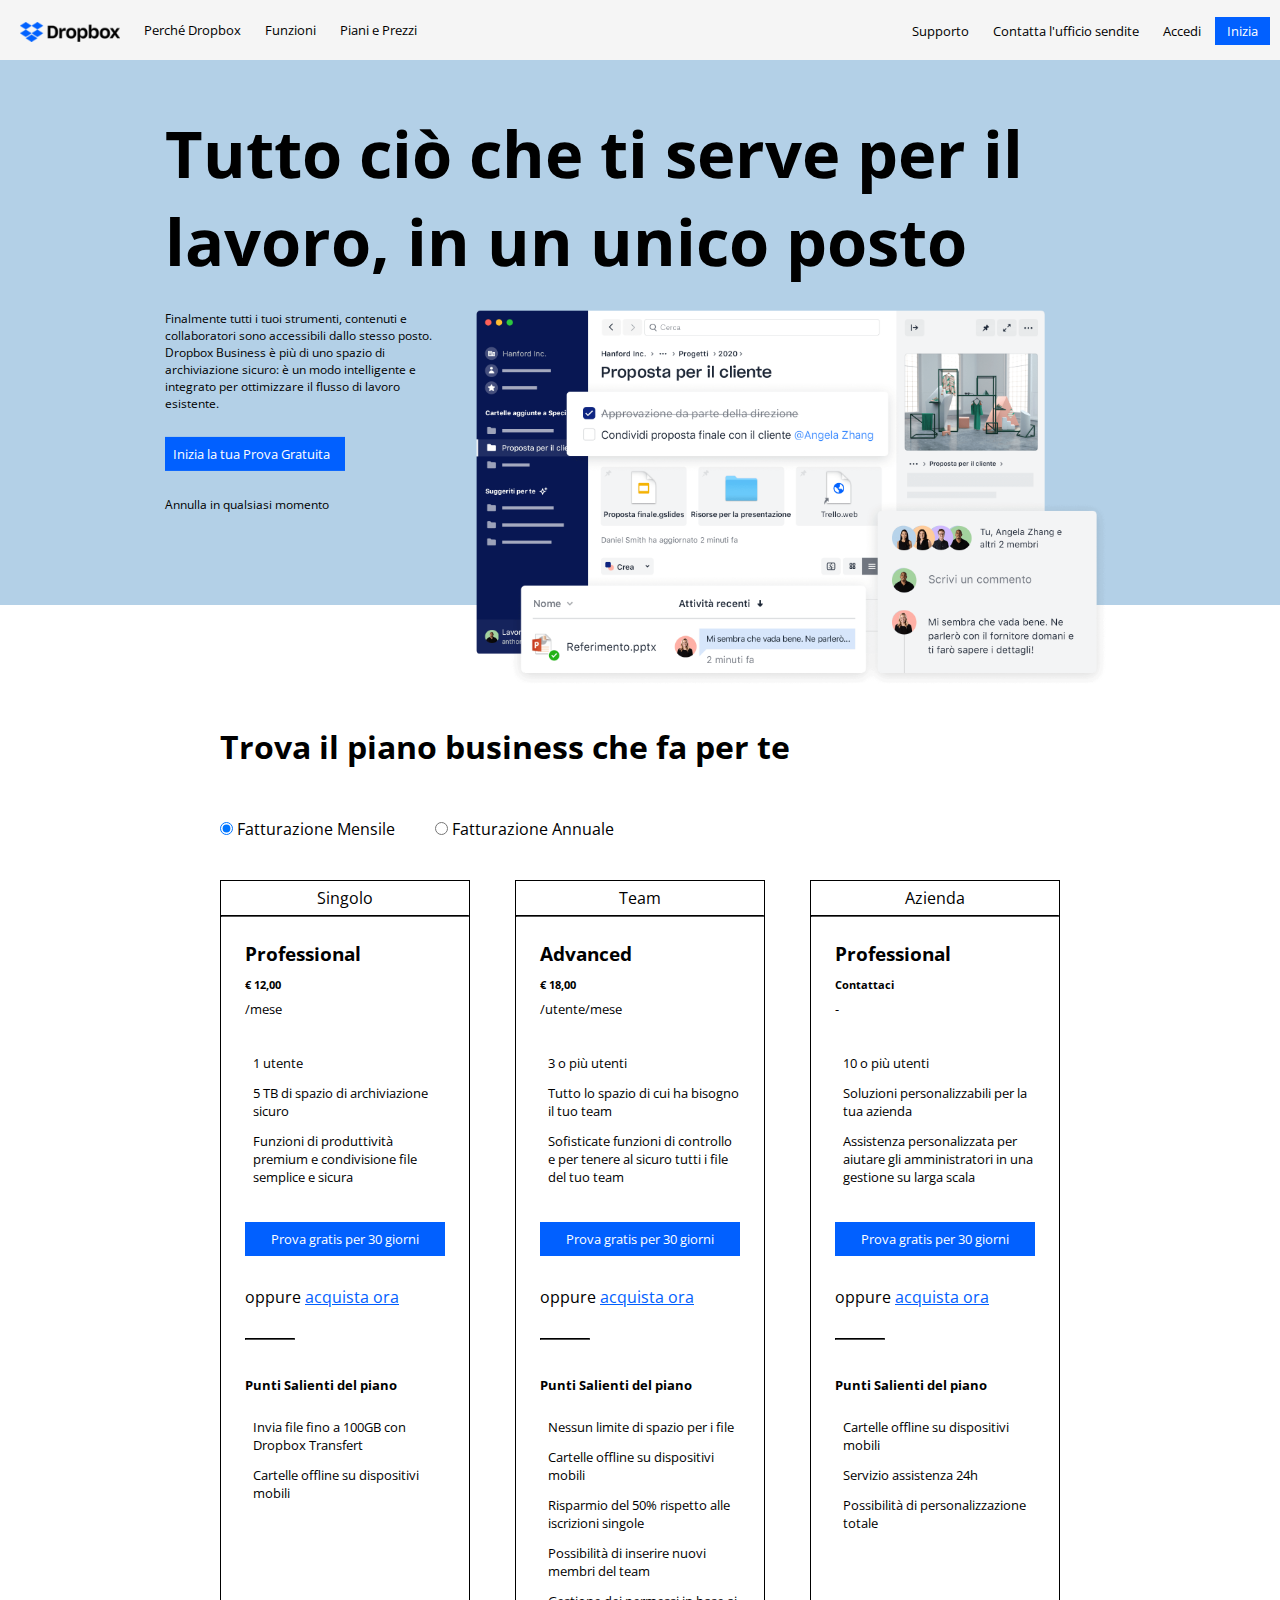
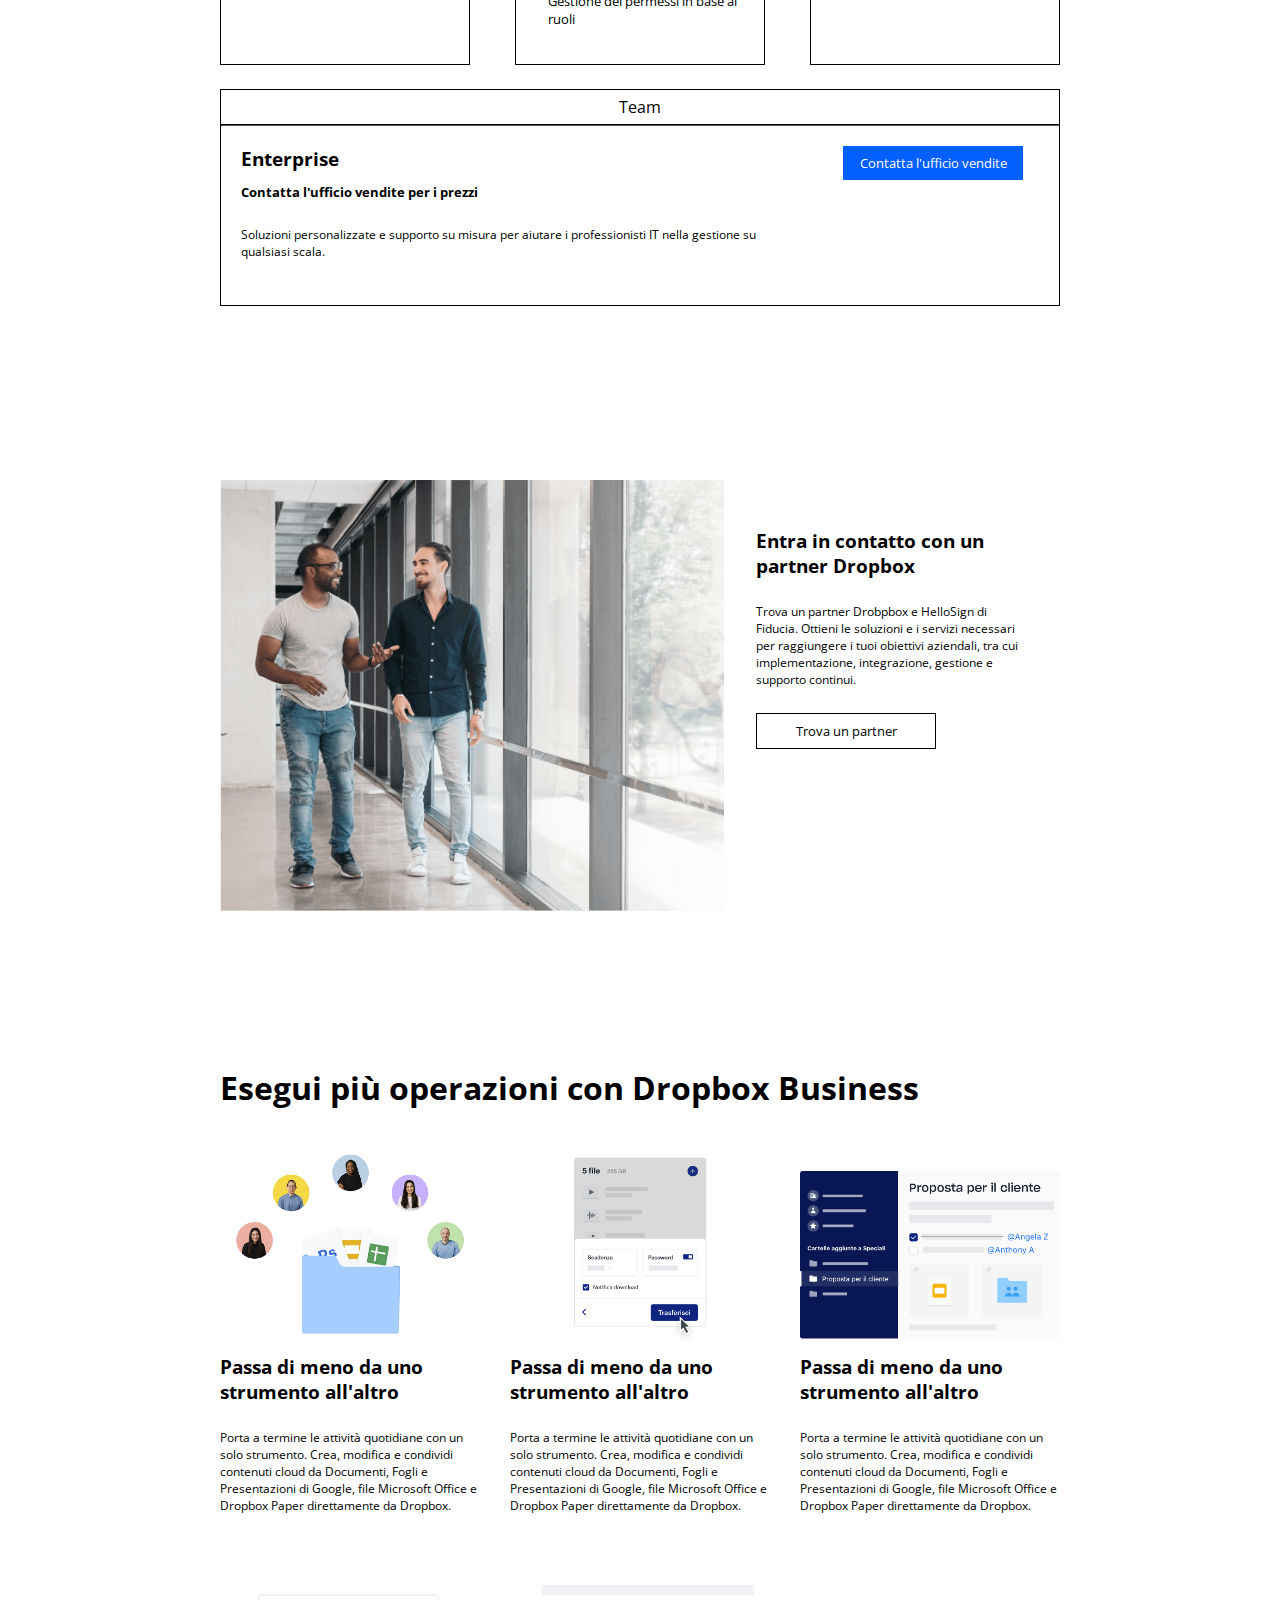
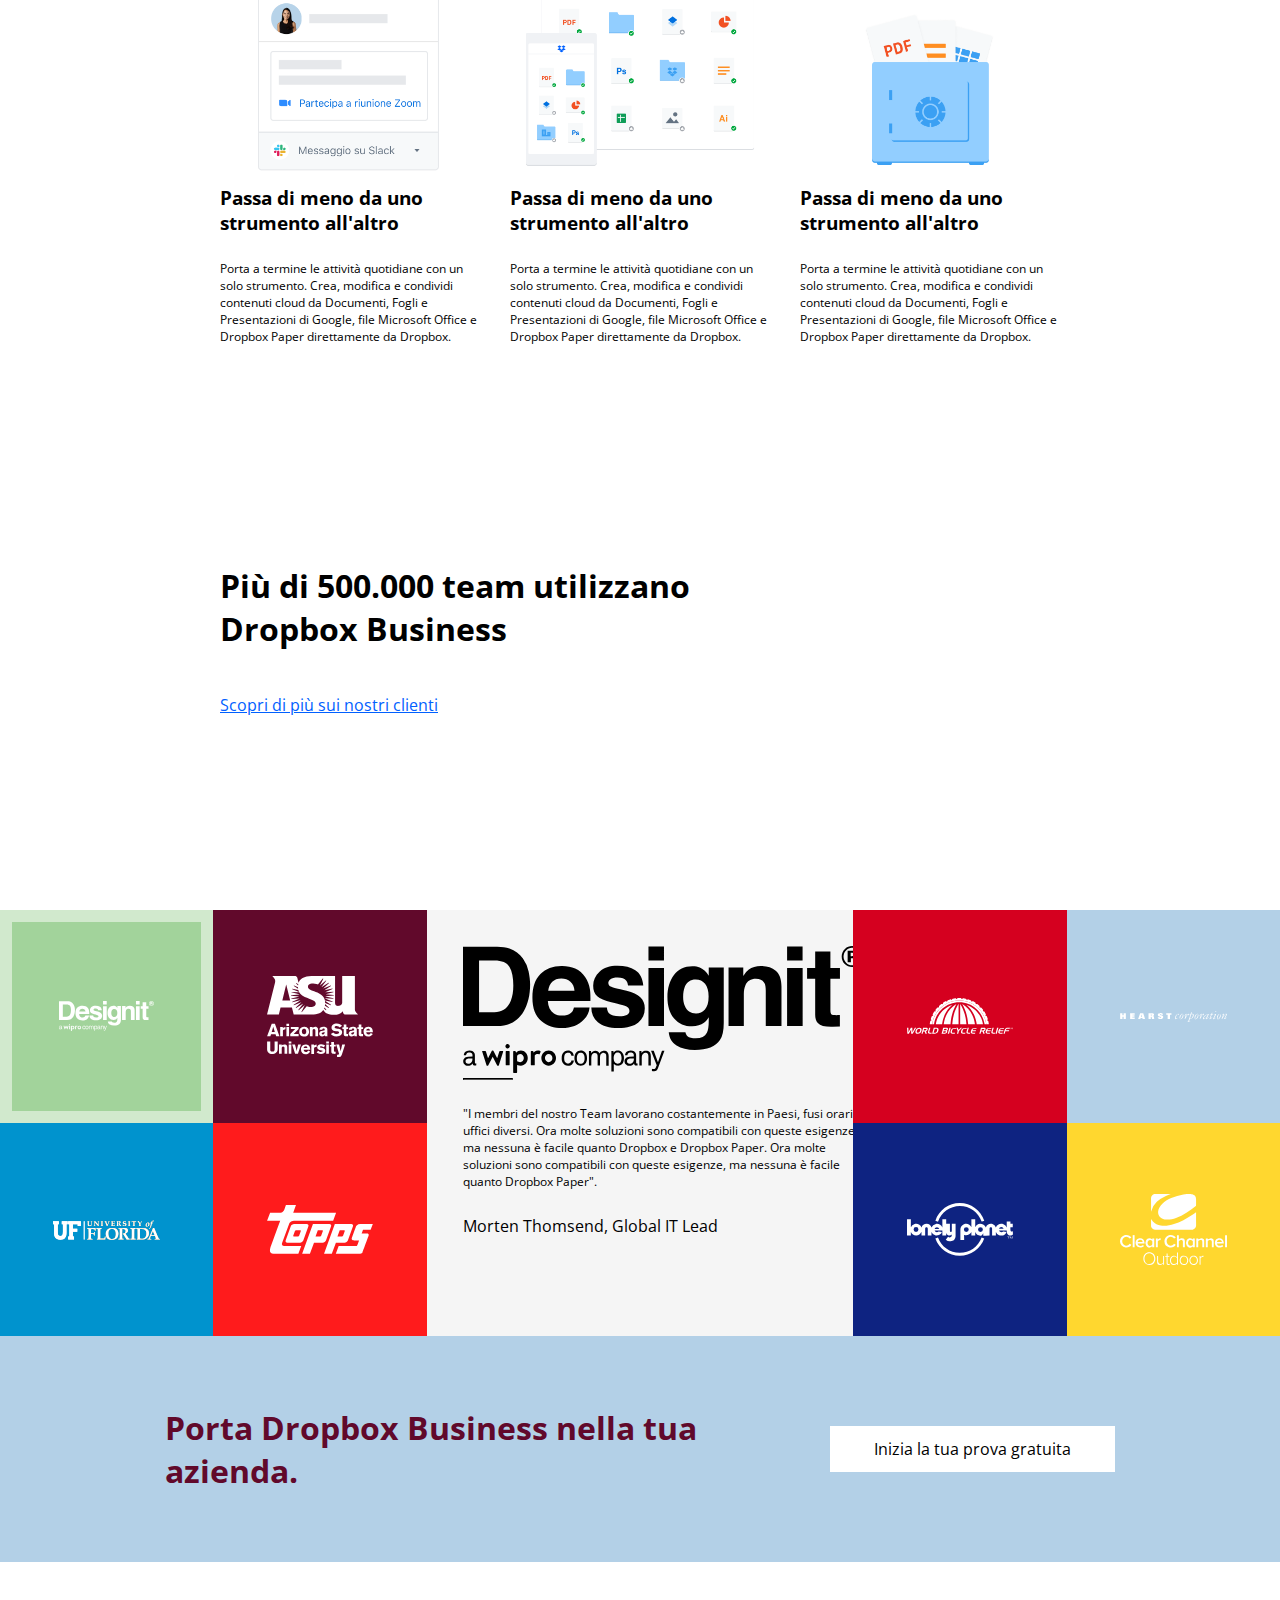
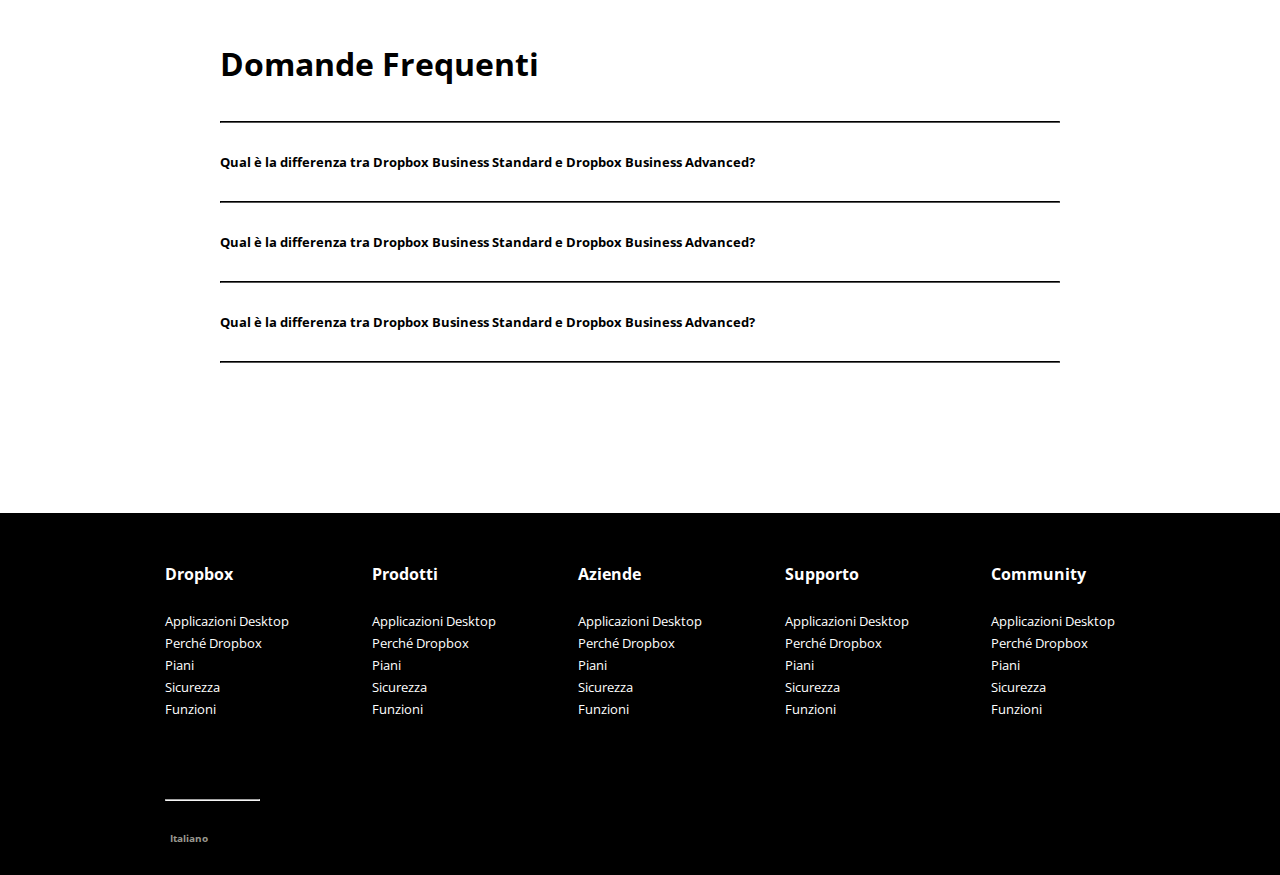
<file: index.html>
<!DOCTYPE html>
<html lang="en">
<head>
    <meta charset="UTF-8">
    <meta http-equiv="X-UA-Compatible" content="IE=edge">
    <meta name="viewport" content="width=device-width, initial-scale=1.0">
    <title>Dropbox</title>

    <!-- Google Font -->
    <link rel="preconnect" href="https://fonts.googleapis.com">
    <link rel="preconnect" href="https://fonts.gstatic.com" crossorigin>
    <link href="https://fonts.googleapis.com/css2?family=Open+Sans:wght@400;700;800&display=swap" rel="stylesheet">

    <!-- Font Awesome -->
    <link rel="stylesheet" href="https://cdnjs.cloudflare.com/ajax/libs/font-awesome/6.4.2/css/all.min.css" integrity="sha512-z3gLpd7yknf1YoNbCzqRKc4qyor8gaKU1qmn+CShxbuBusANI9QpRohGBreCFkKxLhei6S9CQXFEbbKuqLg0DA==" crossorigin="anonymous" referrerpolicy="no-referrer" />

    <!-- CSS -->
    <link rel="stylesheet" href="css/style.css">

</head>
<body>
    <!-- Inizio Header Principale -->
    <header class="debug">
        
        <!-- Inizio Header Top -->
        <div class="header-top container">
        
            <!-- Inizio Header Top Sx -->
            <nav>
                <ul>
                    <li>
                        <a href="#">
                            <img src="img/logo-small.png" alt="Dropbox">
                        </a>
                    </li>
                    <li>
                        <a href="#">
                            Perché Dropbox
                        </a>
                    </li>
                    <li>
                        <a href="#">
                            Funzioni
                        </a>
                    </li>
                    <li>
                        <a href="#">
                            Piani e Prezzi
                        </a>
                    </li>
                </ul>
            </nav>
            <!-- Fine Header Top Sx -->

            <!-- Inizio Header Top Dx -->
            <nav>
                <ul>
                    <li>
                        <a href="#">
                            Supporto
                        </a>
                    </li>
                    <li>
                        <a href="#">
                            Contatta l'ufficio sendite
                        </a>
                    </li>
                    <li>
                        <a href="#">
                            Accedi
                        </a>
                    </li>
                    <li>
                        <a href="#" class="small-button">
                            Inizia
                        </a>
                    </li>
                </ul>
            </nav>
            <!-- Inizio Header Top Dx -->
        
        </div>
        <!-- Fine Header Top -->

        <!-- Inizio Header Bottom -->
        <div class="header-bottom container">
            <div class="jumbotron">

                <h1>
                    Tutto ciò che ti serve per il lavoro, in un unico posto
                </h1>
            
                <div class="jumbo-small">

                    <div class="jumbo-small-sx">
                        <p>
                            Finalmente tutti i tuoi strumenti, contenuti e collaboratori sono accessibili dallo stesso posto.
                            Dropbox Business è più di uno spazio di archiviazione sicuro: è un modo intelligente e integrato per ottimizzare il flusso di lavoro esistente.
                        </p>

                        <a href="#" class="big-button">
                            Inizia la tua Prova Gratuita
                        </a>

                        <p>
                            Annulla in qualsiasi momento
                        </p>

                        <a href="#connection">
                            <i class="fa-solid fa-arrow-down fa-3x"></i>
                        </a>

                    </div>

                    <div class="jumbo-small-dx">
                        <img src="img/jumbo.png" alt="">
                    </div>


                </div>
            </div>
        </div>
        <!-- Fine Header Bottom -->

    </header>
    <!-- Fine Header Principale -->

    <!-- Inizio Main -->
    <main>

        <!-- Inizio Sezione 1 -->
        <div  class="debug container section">

            <section id="connection" class="section-1">

                <h2>
                    Trova il piano business che fa per te
                </h2>

                <div class="radio-button">

                    <div>
                        <input type="radio" id="monthly" name="billing" checked>
                        <label for="monthly">
                            Fatturazione Mensile
                        </label>
                    </div>
    
                    <div>
                        <input type="radio" id="yearly" name="billing">
                        <label for="yearly">
                            Fatturazione Annuale
                        </label>
                    </div>
    

                </div>


                <div class="products">

                    <!-- Inizio Colonna Sx -->
                    <div class="my-col-1-3">

                        <div class="plan-header">
                            <i class="fa-solid fa-user"></i>
                            Singolo
                        </div>

                        <hr id="rule">

                        <div class="plan-body">
                            
                            <h3 class="margin-bottom-12px">
                                Professional
                            </h3>

                            <h6 class="margin-bottom-8px">
                                € 12,00
                            </h6>

                            <span class="margin-bottom-36px subtle">
                                /mese
                            </span>

                            <ul>

                                <li class="margin-bottom-12px">
                                    <i class="fa-solid fa-user"></i>
                                    1 utente
                                </li>

                                <li class="margin-bottom-12px">
                                    <i class="fa-solid fa-folder"></i>
                                    5 TB di spazio di archiviazione sicuro
                                </li>

                                <li class="margin-bottom-36px">
                                    <i class="fa-solid fa-share-nodes"></i>
                                    Funzioni di produttività premium e condivisione file semplice e sicura
                                </li>

                            </ul>

                            <a href="#" class="big-button margin-bottom-30px">
                                Prova gratis per 30 giorni
                            </a>

                            <span class="margin-bottom-30px"> 

                                oppure 

                                <a href="#">acquista ora</a>
                            </span>

                            <hr class="margin-bottom-36px">

                            <h5 class="margin-bottom-24px">
                                Punti Salienti del piano
                            </h5>

                            <ul>
                                <li class="margin-bottom-12px">
                                    <i class="fa-solid fa-check"></i>
                                    Invia file fino a 100GB con Dropbox Transfert
                                </li>
                                <li class="margin-bottom-12px">
                                    <i class="fa-solid fa-check"></i>
                                    Cartelle offline su dispositivi mobili
                                </li>
                            </ul>
                        </div>

                    </div>
                    <!-- Fine Colonna Sx -->

                    <!-- Inizio Colonna Centro -->
                    <div class="my-col-1-3">

                        <div class="plan-header">
                            <i class="fa-solid fa-users"></i>
                            Team
                        </div>

                        <hr id="rule">

                        <div class="plan-body">

                            <h3 class="margin-bottom-12px">
                                Advanced
                            </h3>

                            <h6 class="margin-bottom-8px">
                                € 18,00
                            </h6>

                            <span class="margin-bottom-36px subtle">
                                /utente/mese
                            </span>

                            <ul>

                                <li class="margin-bottom-12px">
                                    <i class="fa-solid fa-users"></i>
                                    3 o più utenti
                                </li>

                                <li class="margin-bottom-12px">
                                    <i class="fa-solid fa-folder"></i>
                                        Tutto lo spazio di cui ha bisogno il tuo team
                                </li>

                                <li class="margin-bottom-36px">
                                    <i class="fa-solid fa-share-nodes"></i>
                                    Sofisticate funzioni di controllo e per tenere al sicuro tutti i file del tuo team
                                </li>

                            </ul>

                            <a href="#" class="big-button margin-bottom-30px">
                                Prova gratis per 30 giorni
                            </a>

                            <span class="margin-bottom-30px"> 

                                oppure 

                                <a href="#">acquista ora</a>
                            </span>

                            <hr class="margin-bottom-36px">

                            <h5 class="margin-bottom-24px">
                                Punti Salienti del piano
                            </h5>

                            <ul>
                                <li class="margin-bottom-12px">
                                    <i class="fa-solid fa-check"></i>
                                    Nessun limite di spazio per i file
                                </li>
                                <li class="margin-bottom-12px">
                                    <i class="fa-solid fa-check"></i>
                                    Cartelle offline su dispositivi mobili
                                </li>
                                <li class="margin-bottom-12px">
                                    <i class="fa-solid fa-check"></i>
                                    Risparmio del 50% rispetto alle iscrizioni singole
                                </li>
                                <li class="margin-bottom-12px">
                                    <i class="fa-solid fa-check"></i>
                                    Possibilità di inserire nuovi membri del team
                                </li>
                                <li class="margin-bottom-12px">
                                    <i class="fa-solid fa-check"></i>
                                    Gestione dei permessi in base ai ruoli
                                </li>
                            </ul>

                        </div>

                    </div>
                    <!-- Fine Colonna Centro -->

                    <!-- Inizio Colonna Dx -->
                    <div class="my-col-1-3">

                        <div class="plan-header">
                            <i class="fa-solid fa-building"></i>
                            Azienda
                        </div>

                        <hr id="rule">

                        <div class="plan-body">
                           
                            <h3 class="margin-bottom-12px">
                                Professional
                            </h3>

                            <h6 class="margin-bottom-8px">
                                Contattaci 
                            </h6>

                            <span class="margin-bottom-36px subtle">
                                -
                            </span>

                            <ul>

                                <li class="margin-bottom-12px">
                                    <i class="fa-solid fa-user"></i>
                                    10 o più utenti
                                </li>

                                <li class="margin-bottom-12px">
                                    <i class="fa-solid fa-folder"></i>
                                    Soluzioni personalizzabili per la tua azienda
                                </li>

                                <li class="margin-bottom-36px">
                                    <i class="fa-solid fa-share-nodes"></i>
                                    Assistenza personalizzata per aiutare gli amministratori in una gestione su larga scala
                                </li>

                            </ul>

                            <a href="#" class="big-button margin-bottom-30px">
                                Prova gratis per 30 giorni
                            </a>

                            <span class="margin-bottom-30px"> 

                                oppure 

                                <a href="#">acquista ora</a>
                            </span>

                            <hr class="margin-bottom-36px">

                            <h5 class="margin-bottom-24px">
                                Punti Salienti del piano
                            </h5>

                            <ul>
                                <li class="margin-bottom-12px">
                                    <i class="fa-solid fa-check"></i>
                                    Cartelle offline su dispositivi mobili
                                </li>
                                <li class="margin-bottom-12px">
                                    <i class="fa-solid fa-check"></i>
                                    Servizio assistenza 24h
                                </li>
                                <li class="margin-bottom-12px">
                                    <i class="fa-solid fa-check"></i>
                                    Possibilità di personalizzazione totale
                                </li>
                            </ul>
                        </div>

                    </div>
                    <!-- Fine Colonna Dx -->

                    <div class="my-row">

                        <div class="plan-header">
                            <i class="fa-solid fa-building"></i>
                            Team
                        </div>

                        <hr id="rule">

                        <div class="plan-body">

                            <div class="jumbo-small-dx">

                                <h3 class="margin-bottom-12px">
                                    Enterprise
                                <h3>           

                                <h5>
                                    Contatta l'ufficio vendite per i prezzi
                                </h5>

                                <p>
                                    Soluzioni personalizzate e supporto su misura per aiutare i professionisti IT nella gestione su qualsiasi scala.
                                </p>
                            </div>

                            <div class="jumbo-small-sx">
                                <a href="#" class="big-button margin-bottom-30px">
                                    Contatta l'ufficio vendite
                                </a>
                            </div>

                        </div>

                    </div>
                </div>

            </section>

        </div>
        <!-- Fine Sezione 1 -->

        <!-- Inizio Sezione 2 -->
        <div class="debug container section">

            <section class="section-2">
               
                <div class="jumbo-small-dx">
                   <img src="img/partner.png" alt="partner">
                </div>

                <div class="jumbo-small-sx">
                    <h3>
                        Entra in contatto con un partner Dropbox
                    </h3>

                    <p>
                        Trova un partner Drobpbox e HelloSign di Fiducia. Ottieni le soluzioni e i servizi necessari per raggiungere i tuoi obiettivi aziendali, tra cui implementazione, integrazione, gestione e supporto continui.
                    </p>

                    <a href="#" class="big-button white">
                        Trova un partner
                    </a>
                </div>

            </section>

        </div>
        <!-- Fine Sezione 2 -->

        <!-- Inizio Sezione 3 -->
        <div class="debug container section">

            <section class="section-3">

                <h2>
                    Esegui più operazioni con Dropbox Business
                </h2>

                <!-- Inizio delle Card -->
                <div class="cards">

                    <div class="card">

                        <img src="img/business-feature-switching-tools.png" alt="tools">

                        <h3>
                            Passa di meno da uno strumento all'altro
                        </h3>

                        <p>
                            Porta a termine le attività quotidiane con un solo strumento. Crea, modifica e condividi contenuti cloud da Documenti, Fogli e Presentazioni
                            di Google, file Microsoft Office e Dropbox Paper direttamente da Dropbox.
                        </p>
                    </div>

                    <div class="card">
                        <img src="img/business-feature-send-files-it.png" alt="file">

                        <h3>
                            Passa di meno da uno strumento all'altro
                        </h3>

                        <p>
                            Porta a termine le attività quotidiane con un solo strumento. Crea, modifica e condividi contenuti cloud da Documenti, Fogli e Presentazioni
                            di Google, file Microsoft Office e Dropbox Paper direttamente da Dropbox.
                        </p>

                    </div>

                    <div class="card">
                        <img src="img/business-feature-coordinate-it.png" alt="coordinate">

                        <h3>
                            Passa di meno da uno strumento all'altro
                        </h3>

                        <p>
                            Porta a termine le attività quotidiane con un solo strumento. Crea, modifica e condividi contenuti cloud da Documenti, Fogli e Presentazioni
                            di Google, file Microsoft Office e Dropbox Paper direttamente da Dropbox.
                        </p>

                    </div>
                    
                   <div class="card">
                        <img src="img/business-feature-integrations-it.png" alt="integrations">

                        <h3>
                            Passa di meno da uno strumento all'altro
                        </h3>

                        <p>
                            Porta a termine le attività quotidiane con un solo strumento. Crea, modifica e condividi contenuti cloud da Documenti, Fogli e Presentazioni
                            di Google, file Microsoft Office e Dropbox Paper direttamente da Dropbox.
                        </p>
                        
                    </div>

                    <div class="card">
                        <img src="img/business-feature-multi-device.png" alt="multi device">

                        <h3>
                            Passa di meno da uno strumento all'altro
                        </h3>

                        <p>
                            Porta a termine le attività quotidiane con un solo strumento. Crea, modifica e condividi contenuti cloud da Documenti, Fogli e Presentazioni
                            di Google, file Microsoft Office e Dropbox Paper direttamente da Dropbox.
                        </p>
                        
                    </div>

                    <div class="card">
                        <img src="img/business-feature-security.png" alt="security">

                        <h3>
                            Passa di meno da uno strumento all'altro
                        </h3>

                        <p>
                            Porta a termine le attività quotidiane con un solo strumento. Crea, modifica e condividi contenuti cloud da Documenti, Fogli e Presentazioni
                            di Google, file Microsoft Office e Dropbox Paper direttamente da Dropbox.
                        </p>
                        
                    </div>

                </div>
                <!-- Fine delle Card -->
            </section>

        </div>
        <!-- Fine Sezione 3 -->

        <!-- Inizio Sezione 4 -->
        <div class="debug container section">

            <section class="section-4">

                <h2>
                    Più di 500.000 team utilizzano <br> Dropbox Business
                </h2>

                <span>

                    <a href="#">
                        Scopri di più sui nostri clienti
                    </a>

                </span>

            </section>

        </div>
        <!-- Fine Sezione 4 -->

        <!-- Inizio Sezione 5 -->
        <div class="debug">

            <section class="section-5">
                    
                <!-- Inizio Sezione 5 TOP -->
                <div class="section-5-top">

                    <!-- Inizio Contenitori Aziende -->
                    <div class="partners">

                        <div class="partner green">
                            <div>
                                <img src="img/designit.svg" alt="designit">
                            </div>
                        </div>

                        <div class="partner bordeaux">
                            <div>
                                <img src="img/arizona_state_university.svg" alt="Arizona University">
                            </div>
                        </div>

                        <div class="partner lightblue">
                            <div>
                                <img src="img/university_of_florida.svg" alt="University of Florida">
                            </div>                       
                        </div>

                        <div class="partner red">
                            <div>
                                <img src="img/topps.svg" alt="Topps">
                            </div>
                        </div>

                    </div>

                    <div class="partners main-partner">

                        <div>
                            <img src="img/designit.svg" alt="Designit">

                            <hr>

                            <p>
                                "I membri del nostro Team lavorano costantemente in Paesi, fusi orari e uffici diversi. Ora molte soluzioni sono compatibili con queste esigenze, ma nessuna è facile quanto Dropbox e Dropbox Paper. Ora molte soluzioni sono compatibili con queste esigenze, ma nessuna è facile quanto Dropbox Paper".
                            </p>

                            <span>
                                Morten Thomsend, Global IT Lead
                            </span>

                        </div>

                    </div>

                    <div class="partners">
                        
                        <div class="partner dark-red">
                            <div>
                                <img src="img/world_bicycle_relief.svg" alt="World Bicycle Relief">
                            </div>
                        </div>

                        <div class="partner cyan">
                            <div>
                                <img src="img/hearst_corp.svg" alt="Hearst">
                            </div>
                        </div>
                        <div class="partner blue">
                            <div>
                                <img src="img/lonely_planet.svg" alt="Lonely Planet">
                            </div>
                        </div>
                        <div class="partner yellow">
                            <div>
                                <img src="img/clear_channel.svg" alt="Clear Channel">
                            </div>
                        </div>

                    </div>
                    <!-- Fine Contenitori Aziende -->

                </div>
                <!-- Fine Sezione 5 TOP -->

                <!-- Inizio Sezione 5 BOTTOM -->
                <div class="section-5-bottom">

                    <div class="jumbo-small">

                        <div class="jumbo-small-dx">
                            <h2>
                                Porta Dropbox Business nella tua azienda.
                            </h2>
                        </div>
        
                        <div class="jumbo-small-sx">
                            <a href="#" class="big button white">
                                Inizia la tua prova gratuita
                            </a>
                        </div>
                            
                    </div>

                </div>
                <!-- Inizio Sezione 5 BOTTOM -->

            </section>

        </div>
        <!-- Fine Sezione 5 -->

        <!-- Inizio Sezione 6 -->
        <div class="debug container section">

            <section class="section-6">

                <div class="questions">
                  
                    <h2 class="margin-bottom-36px">
                        Domande Frequenti
                    </h2>

                    <ul>
                    <hr>
                        <li>
                            <h5>
                                Qual è la differenza tra Dropbox Business Standard e Dropbox Business Advanced?
                            </h5>
                            <i class="fa-solid fa-angle-down"></i>
                        </li>
                        
                        <hr>

                        <li>
                            <h5>
                                Qual è la differenza tra Dropbox Business Standard e Dropbox Business Advanced?
                            </h5>
                            <i class="fa-solid fa-angle-down"></i>
                        </li>

                        <hr>

                        <li>
                            <h5>
                                Qual è la differenza tra Dropbox Business Standard e Dropbox Business Advanced?
                            </h5>
                            <i class="fa-solid fa-angle-down"></i>
                        </li>

                        <hr>
                        
                    </ul>
                    
                </div>
                <h2>
                    
                </h2>

            </section>

        </div>
        <!-- Fine Sezione 6 -->

    </main>
    <!-- Fine Main -->

    <!-- Inizio Footer Principale -->
    <footer class="debug">

        <!-- Inizio Footer Top -->
        <div class="debug footer-top container">

            <div class="jumbotron useful-links">

                <div>

                    <ul>

                        <li>
                            <h4 class="margin-bottom-24px">
                                Dropbox
                            </h4>
                        </li>
                        <li>
                            <a href="#">Applicazioni Desktop</a>
                        </li>
                        <li>
                            <a href="#">Perché Dropbox</a>
                        </li>
                        <li>
                            <a href="#">Piani</a>
                        </li>
                        <li>
                            <a href="#">Sicurezza</a>
                        </li>
                        <li>
                            <a href="#">Funzioni</a>
                        </li>
                        
                    </ul>

                </div>

                <div>

                    <ul>

                        <li>
                            <h4 class="margin-bottom-24px">
                                Prodotti
                            </h4>
                        </li>
                        <li>
                            <a href="#">Applicazioni Desktop</a>
                        </li>
                        <li>
                            <a href="#">Perché Dropbox</a>
                        </li>
                        <li>
                            <a href="#">Piani</a>
                        </li>
                        <li>
                            <a href="#">Sicurezza</a>
                        </li>
                        <li>
                            <a href="#">Funzioni</a>
                        </li>
                        
                    </ul>

                </div>

                <div>

                    <ul>

                        <li>
                            <h4 class="margin-bottom-24px">
                                Aziende
                            </h4>
                        </li>
                        <li>
                            <a href="#">Applicazioni Desktop</a>
                        </li>
                        <li>
                            <a href="#">Perché Dropbox</a>
                        </li>
                        <li>
                            <a href="#">Piani</a>
                        </li>
                        <li>
                            <a href="#">Sicurezza</a>
                        </li>
                        <li>
                            <a href="#">Funzioni</a>
                        </li>
                        
                    </ul>

                </div>

                <div>
                    <ul>

                        <li>
                            <h4 class="margin-bottom-24px">
                                Supporto
                            </h4>
                        </li>
                        <li>
                            <a href="#">Applicazioni Desktop</a>
                        </li>
                        <li>
                            <a href="#">Perché Dropbox</a>
                        </li>
                        <li>
                            <a href="#">Piani</a>
                        </li>
                        <li>
                            <a href="#">Sicurezza</a>
                        </li>
                        <li>
                            <a href="#">Funzioni</a>
                        </li>

                    </ul>
                </div>

                <div>
                    <ul>

                        <li>
                            <h4 class="margin-bottom-24px">
                                Community
                            </h4>
                        </li>
                        <li>
                            <a href="#">Applicazioni Desktop</a>
                        </li>
                        <li>
                            <a href="#">Perché Dropbox</a>
                        </li>
                        <li>
                            <a href="#">Piani</a>
                        </li>
                        <li>
                            <a href="#">Sicurezza</a>
                        </li>
                        <li>
                            <a href="#">Funzioni</a>
                        </li>

                    </ul>
                </div>

            </div>

        </div>
        <!-- Fine Footer Top -->

        <!-- Inizio Footer Bottom -->
        <div class="debug footer-bottom container jumbotron">
            <div class="language">
                <hr>
                <div class="language-settings">

                    <a href="#">
                        <i class="fa-solid fa-earth-americas"></i>
                        <h6>Italiano</h6>
                        <i class="fa-solid fa-caret-up"></i>
                    </a>

                </div>
            </div>
        </div>
        <!-- Fine Footer Bottom -->
    </footer>
    <!-- Fine Footer Principale -->

</body>
</html>
</file>
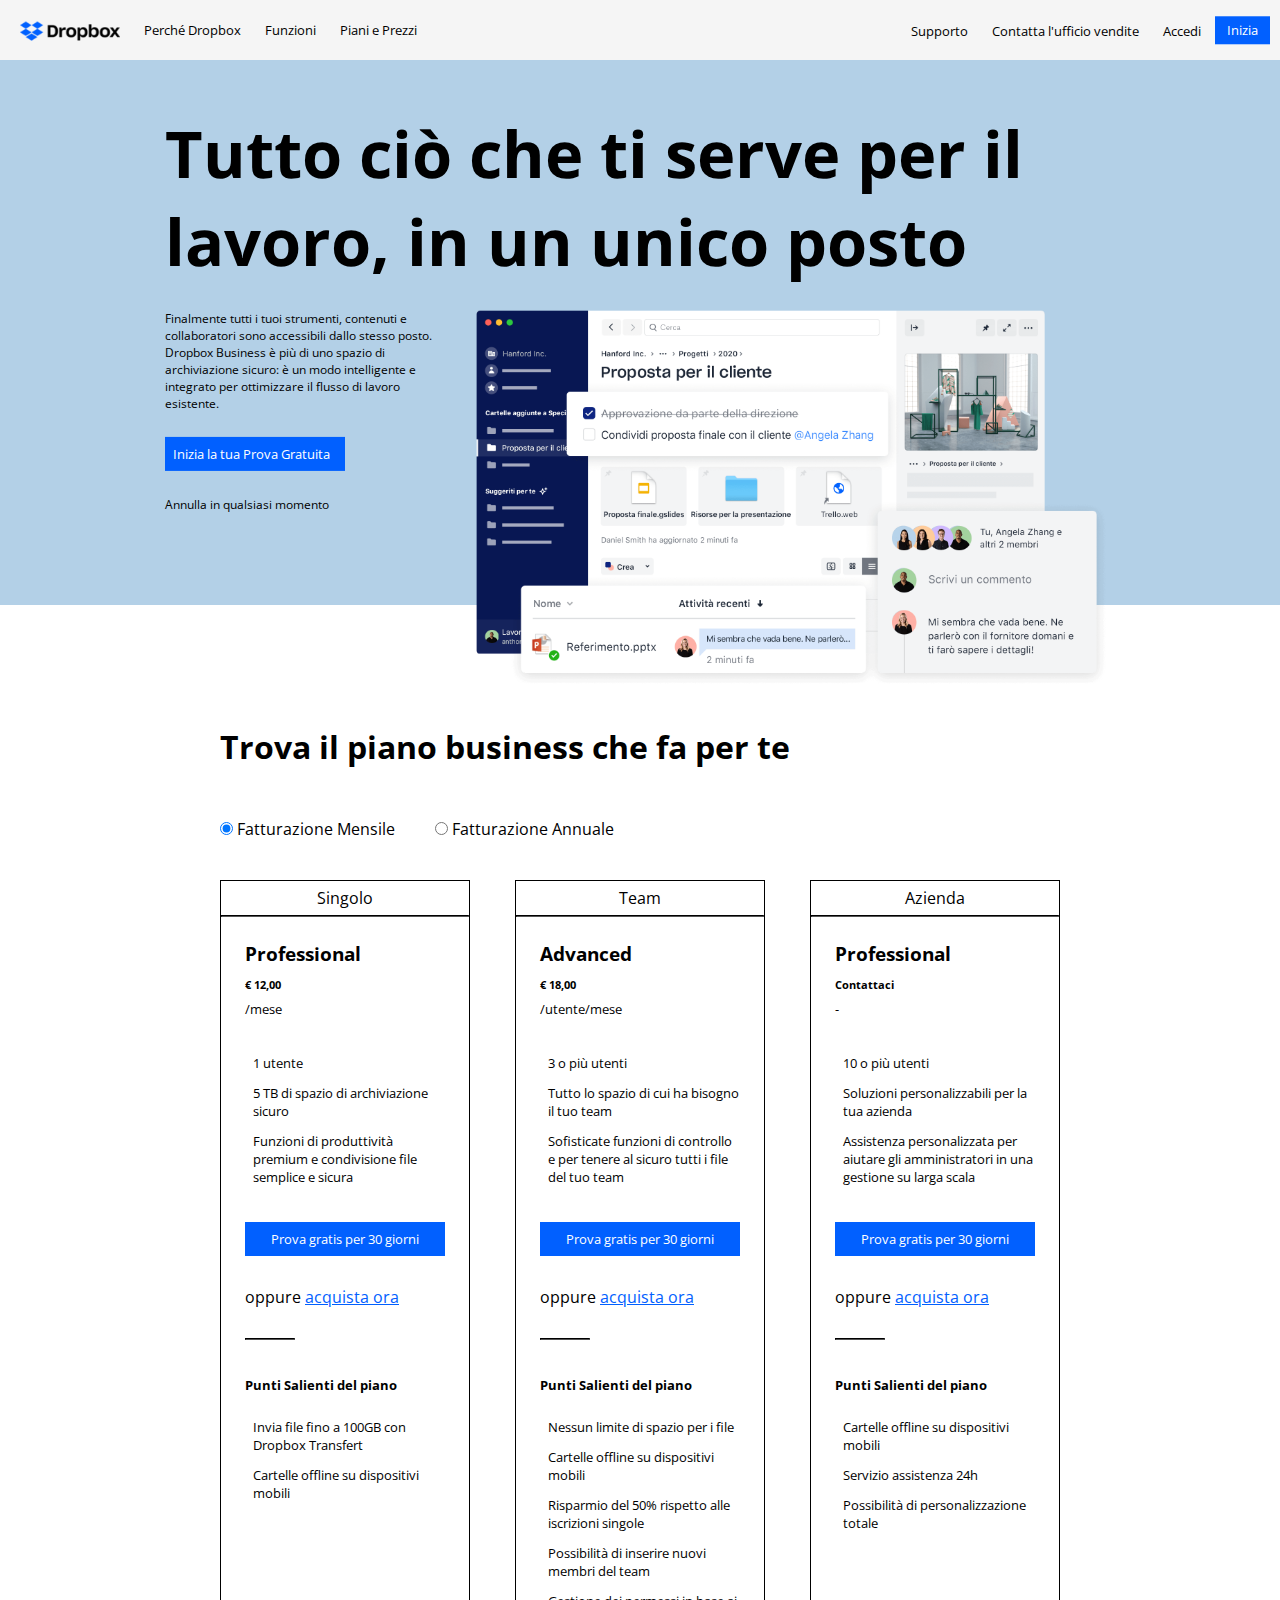
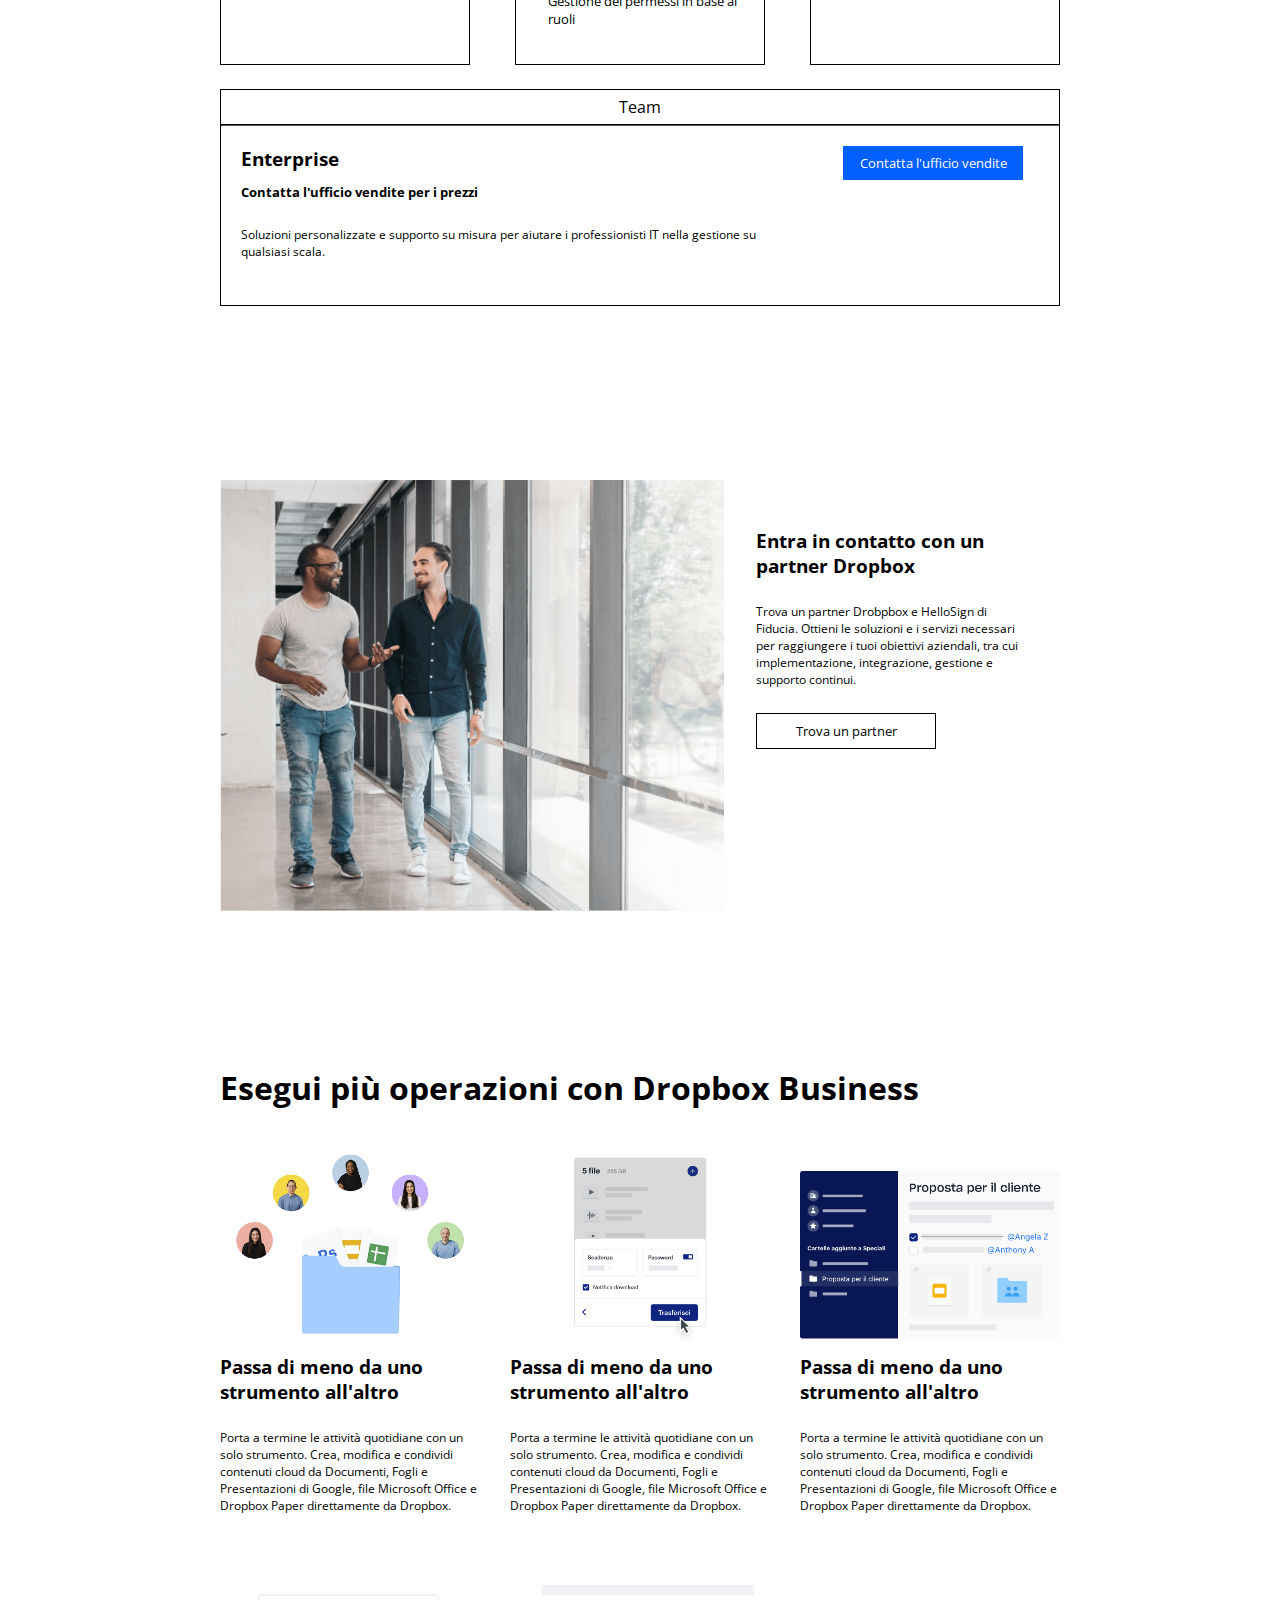
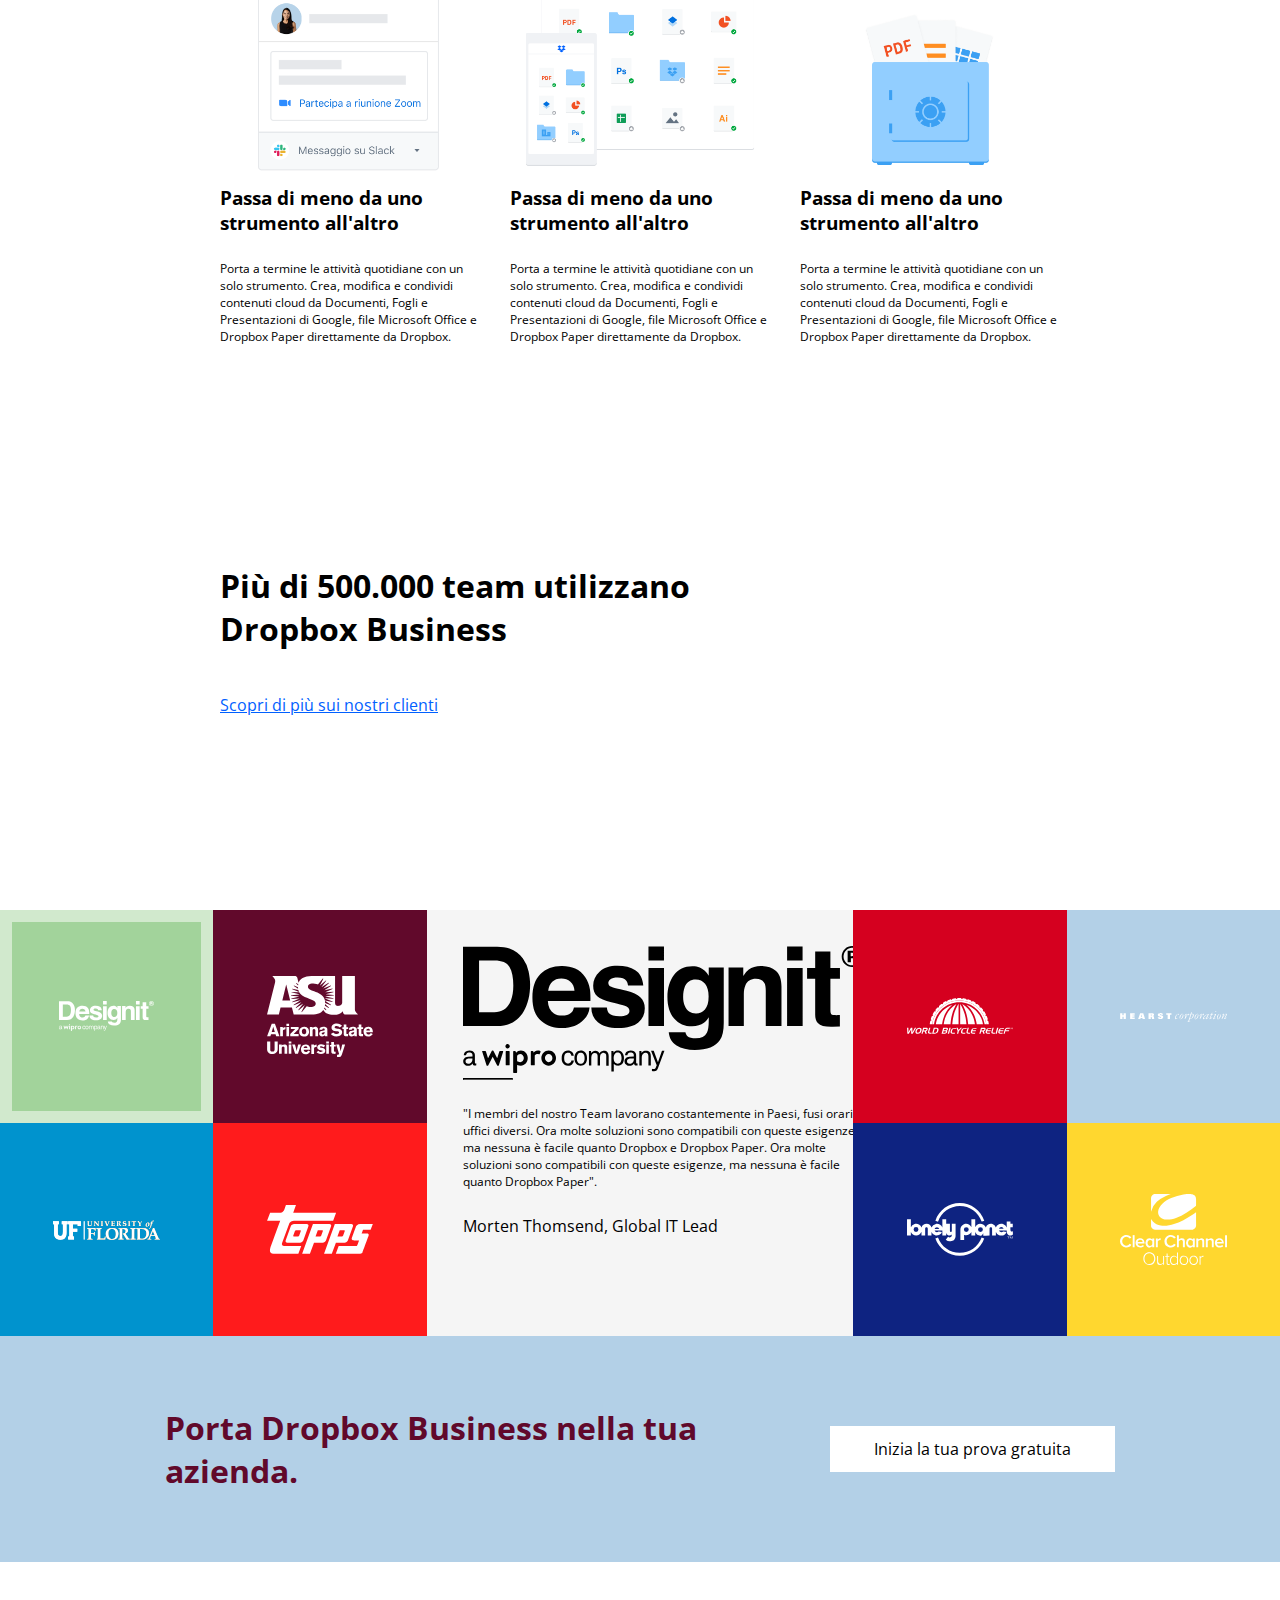
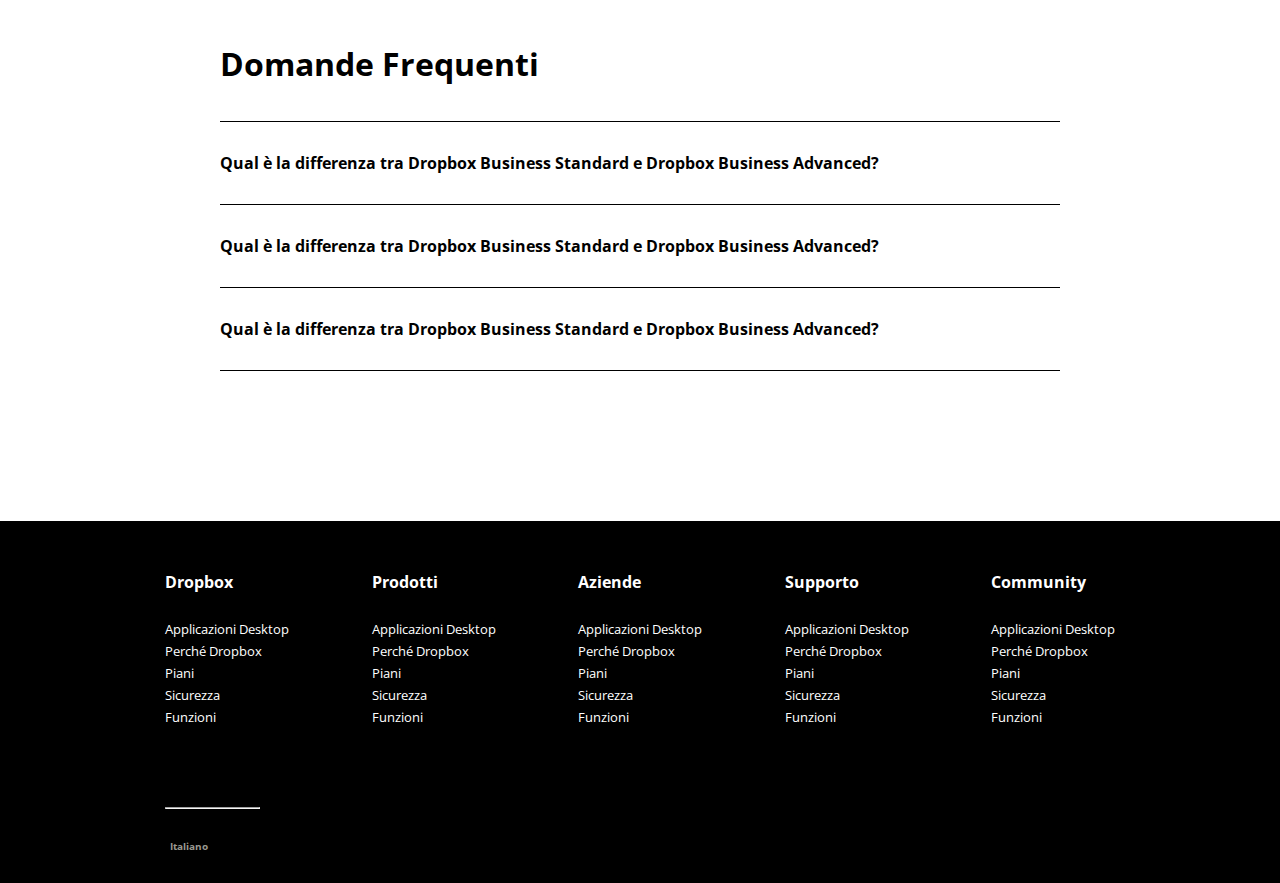
<file: Bonus/index.html>
<!DOCTYPE html>
<html lang="en">
<head>
    <meta charset="UTF-8">
    <meta http-equiv="X-UA-Compatible" content="IE=edge">
    <meta name="viewport" content="width=device-width, initial-scale=1.0">
    <title>Dropbox</title>

    <!-- Google Font -->
    <link rel="preconnect" href="https://fonts.googleapis.com">
    <link rel="preconnect" href="https://fonts.gstatic.com" crossorigin>
    <link href="https://fonts.googleapis.com/css2?family=Open+Sans:wght@400;700;800&display=swap" rel="stylesheet">

    <!-- Font Awesome -->
    <link rel="stylesheet" href="https://cdnjs.cloudflare.com/ajax/libs/font-awesome/6.4.2/css/all.min.css" integrity="sha512-z3gLpd7yknf1YoNbCzqRKc4qyor8gaKU1qmn+CShxbuBusANI9QpRohGBreCFkKxLhei6S9CQXFEbbKuqLg0DA==" crossorigin="anonymous" referrerpolicy="no-referrer" />

    <!-- CSS -->
    <link rel="stylesheet" href="css/style.css">

</head>
<body>
    <!-- Inizio Header Principale -->
    <header class="debug">
        
        <!-- Inizio Header Top -->
        <div class="header-top container">
        
            <!-- Inizio Header Top Sx -->
            <nav>
                <ul>
                    <li>
                        <a href="#">
                            <img src="img/logo-small.png" alt="Dropbox">
                        </a>
                    </li>
                    <li id="hide">
                        <a href="#">
                            Perché Dropbox
                        </a>

                        <!-- Inizio Menù Nascosto -->

                        <div class="hide-menu">
                            <div id="menu-flex">
                                <ul>
                                    <li>
                                        <h5>
                                            Panoramica
                                        </h5>
                                    </li>
                                    <li>
                                        <a href="#">
                                            Ispirati
                                        </a>
                                    </li>
                                    <li>
                                        <a href="#">
                                            Cosa dicono i clienti
                                        </a>
                                    </li>
                                    <li>
                                        <a href="#">
                                            Integrazioni di app
                                        </a>
                                    </li>
                                    <li>
                                        <a href="#">
                                            Risorse
                                        </a>
                                    </li>
                                </ul>
                                <ul>
                                    <li>
                                       <h5>
                                        Lavora al meglio con Dropbox
                                       </h5>
                                    </li>
                                    <li>
                                        <a href="#">
                                            Condividi File
                                        </a>
                                    </li>
                                    <li>
                                        <a href="#">
                                            Archivia e organizza
                                        </a>
                                    </li>
                                    <li>
                                        <a href="#">
                                            Sincronizza i tuoi dispositivi
                                        </a>
                                    </li>
                                    <li>
                                        <a href="#">
                                            Proteggi i tuoi dati
                                        </a>
                                    </li>
                                    <li>
                                        <a href="#">
                                            Connetti tra loro i membri del team in remoto
                                        </a>
                                    </li>
                                    <li>
                                        <a href="#">
                                            Fai avanzare il tuo lavoro
                                        </a>
                                    </li>
                                    <li>
                                        <a href="#">
                                            Backup sempre attivo
                                        </a>
                                    </li>
                                    <li>
                                        <a href="#">
                                            Firma un documento
                                        </a>
                                    </li>
                                    <li>
                                        <a href="#">
                                            Monitora i dati analitici dei documenti
                                        </a>
                                    </li>
                                </ul>
                            </div>
                        </div>
                            
                            <!-- Fine Menù Nascosto -->
                    </li>

                    
                    <li id="hide">
                        <a href="#">
                            Funzioni
                        </a>

                        <!-- Inizio Menù Nascosto -->

                        <div class="hide-menu">
                            <div id="menu-flex">
                                <ul>
                                    <li>
                                        <h5>
                                            Ruoli
                                        </h5>
                                    </li>
                                    <li>
                                        <a href="#">Creativi</a>
                                    </li>
                                    <li>
                                        <a href="#">
                                            Vendite
                                        </a>
                                    </li>
                                    <li>
                                        <a href="#">
                                            Marketing
                                        </a>
                                    </li>
                                    <li>
                                        <a href="#">
                                            Risorse Umane
                                        </a>
                                    </li>
                                    <li>
                                        <a href="#">
                                            IT
                                        </a>
                                    </li>
                                    <li>
                                        <a href="#">
                                            Team Lead
                                        </a>
                                    </li>
                                    <li>
                                        <a href="#">
                                            Personale
                                        </a>
                                    </li>
                                </ul>
                                <ul>
                                    <li>
                                        <h5>
                                            Settori
                                        </h5>
                                    </li>
                                    <li>
                                        <a href="#">
                                            Edilizia
                                        </a>
                                    </li>
                                    <li>
                                        <a href="#">
                                            Tecnologia
                                        </a>
                                    </li>
                                    <li>
                                        <a href="#">
                                            Settore Manifatturiero
                                        </a>
                                    </li>
                                    <li>
                                        <a href="#">
                                            Mass Media
                                        </a>
                                    </li>
                                    <li>
                                        <a href="#">
                                            Servizi Professionali
                                        </a>
                                    </li>
                                </ul>
                        </div>    
                        <!-- Fine Menù Nascosto -->

                    </li>

                    <li id="hide">
                        <a href="#connection">
                            Piani e Prezzi
                        </a>
                    </li>
                </ul>
            </nav>
            <!-- Fine Header Top Sx -->

            <!-- Inizio Header Top Dx -->
            <nav>
                <ul>
                    <li id="hide">
                        <a href="#">
                            Supporto
                        </a>

                        <!-- Inizio Menù Nascosto -->
                        <div class="hide-menu" id="reverse">
                            <ul>
                                <li>
                                    <h5>
                                        Contatti
                                    </h5>
                                </li>
                                <li>
                                    <a href="#">
                                        Centro Assistenza
                                    </a>
                                </li>
                                <li>
                                    <a href="#">
                                        Forum della Community
                                    </a>
                                </li>
                            </ul>
                        </div>
                        <!-- Fine Menù Nascosto -->

                    </li>
                    <li id="hide">
                        <a href="#">
                            Contatta l'ufficio vendite
                        </a>

                        <!-- Inizio Menù Nascosto -->
                        <div class="hide-menu" id="reverse">
                            <ul>
                                <li>
                                    <h5>
                                        Uffici Principali
                                    </h5>
                                </li>
                                <li>
                                    <a href="#">
                                        Invia email
                                    </a>
                                </li>
                                <li>
                                    <a href="#">
                                        800 900 313
                                    </a>
                                </li>
                            </ul>
                        </div>
                        <!-- Fine Menù Nascosto -->

                    </li>
                    <li>
                        <a href="#" id="hide">
                            Accedi
                        </a>
                    </li>
                    <li>
                        <a href="#" class="small-button">
                            Inizia
                        </a>
                    </li>
                </ul>
            </nav>
            <!-- Inizio Header Top Dx -->
        
        </div>
        <!-- Fine Header Top -->

        <!-- Inizio Header Bottom -->
        <div class="header-bottom container">
            <div class="jumbotron">

                <h1>
                    Tutto ciò che ti serve per il lavoro, in un unico posto
                </h1>
            
                <div class="jumbo-small">

                    <div class="jumbo-small-sx">
                        <p>
                            Finalmente tutti i tuoi strumenti, contenuti e collaboratori sono accessibili dallo stesso posto.
                            Dropbox Business è più di uno spazio di archiviazione sicuro: è un modo intelligente e integrato per ottimizzare il flusso di lavoro esistente.
                        </p>

                        <a href="#" class="big-button">
                            Inizia la tua Prova Gratuita
                        </a>

                        <p>
                            Annulla in qualsiasi momento
                        </p>

                        <a href="#connection">
                            <i class="fa-solid fa-arrow-down fa-3x"></i>
                        </a>

                    </div>

                    <div class="jumbo-small-dx">
                        <img src="img/jumbo.png" alt="">
                    </div>


                </div>
            </div>
        </div>
        <!-- Fine Header Bottom -->

    </header>
    <!-- Fine Header Principale -->

    <!-- Inizio Main -->
    <main>

        <!-- Inizio Sezione 1 -->
        <div  class="debug container section">

            <section id="connection" class="section-1">

                <h2>
                    Trova il piano business che fa per te
                </h2>

                <div class="radio-button">

                    <div>
                        <input type="radio" id="monthly" name="billing" checked>
                        <label for="monthly">
                            Fatturazione Mensile
                        </label>
                    </div>
    
                    <div>
                        <input type="radio" id="yearly" name="billing">
                        <label for="yearly">
                            Fatturazione Annuale
                        </label>
                    </div>
    

                </div>


                <div class="products">

                    <!-- Inizio Colonna Sx -->
                    <div class="my-col-1-3">

                        <div class="plan-header">
                            <i class="fa-solid fa-user"></i>
                            Singolo
                        </div>

                        <hr id="rule">

                        <div class="plan-body">
                            
                            <h3 class="margin-bottom-12px">
                                Professional
                            </h3>

                            <h6 class="margin-bottom-8px">
                                € 12,00
                            </h6>

                            <span class="margin-bottom-36px subtle">
                                /mese
                            </span>

                            <ul>

                                <li class="margin-bottom-12px">
                                    <i class="fa-solid fa-user"></i>
                                    1 utente
                                </li>

                                <li class="margin-bottom-12px">
                                    <i class="fa-solid fa-folder"></i>
                                    5 TB di spazio di archiviazione sicuro
                                </li>

                                <li class="margin-bottom-36px">
                                    <i class="fa-solid fa-share-nodes"></i>
                                    Funzioni di produttività premium e condivisione file semplice e sicura
                                </li>

                            </ul>

                            <a href="#" class="big-button margin-bottom-30px">
                                Prova gratis per 30 giorni
                            </a>

                            <span class="margin-bottom-30px"> 

                                oppure 

                                <a href="#">acquista ora</a>
                            </span>

                            <hr class="margin-bottom-36px">

                            <h5 class="margin-bottom-24px">
                                Punti Salienti del piano
                            </h5>

                            <ul>
                                <li class="margin-bottom-12px">
                                    <i class="fa-solid fa-check"></i>
                                    Invia file fino a 100GB con Dropbox Transfert
                                </li>
                                <li class="margin-bottom-12px">
                                    <i class="fa-solid fa-check"></i>
                                    Cartelle offline su dispositivi mobili
                                </li>
                            </ul>
                        </div>

                    </div>
                    <!-- Fine Colonna Sx -->

                    <!-- Inizio Colonna Centro -->
                    <div class="my-col-1-3">

                        <div class="plan-header">
                            <i class="fa-solid fa-users"></i>
                            Team
                        </div>

                        <hr id="rule">

                        <div class="plan-body">

                            <h3 class="margin-bottom-12px">
                                Advanced
                            </h3>

                            <h6 class="margin-bottom-8px">
                                € 18,00
                            </h6>

                            <span class="margin-bottom-36px subtle">
                                /utente/mese
                            </span>

                            <ul>

                                <li class="margin-bottom-12px">
                                    <i class="fa-solid fa-users"></i>
                                    3 o più utenti
                                </li>

                                <li class="margin-bottom-12px">
                                    <i class="fa-solid fa-folder"></i>
                                        Tutto lo spazio di cui ha bisogno il tuo team
                                </li>

                                <li class="margin-bottom-36px">
                                    <i class="fa-solid fa-share-nodes"></i>
                                    Sofisticate funzioni di controllo e per tenere al sicuro tutti i file del tuo team
                                </li>

                            </ul>

                            <a href="#" class="big-button margin-bottom-30px">
                                Prova gratis per 30 giorni
                            </a>

                            <span class="margin-bottom-30px"> 

                                oppure 

                                <a href="#">acquista ora</a>
                            </span>

                            <hr class="margin-bottom-36px">

                            <h5 class="margin-bottom-24px">
                                Punti Salienti del piano
                            </h5>

                            <ul>
                                <li class="margin-bottom-12px">
                                    <i class="fa-solid fa-check"></i>
                                    Nessun limite di spazio per i file
                                </li>
                                <li class="margin-bottom-12px">
                                    <i class="fa-solid fa-check"></i>
                                    Cartelle offline su dispositivi mobili
                                </li>
                                <li class="margin-bottom-12px">
                                    <i class="fa-solid fa-check"></i>
                                    Risparmio del 50% rispetto alle iscrizioni singole
                                </li>
                                <li class="margin-bottom-12px">
                                    <i class="fa-solid fa-check"></i>
                                    Possibilità di inserire nuovi membri del team
                                </li>
                                <li class="margin-bottom-12px">
                                    <i class="fa-solid fa-check"></i>
                                    Gestione dei permessi in base ai ruoli
                                </li>
                            </ul>

                        </div>

                    </div>
                    <!-- Fine Colonna Centro -->

                    <!-- Inizio Colonna Dx -->
                    <div class="my-col-1-3">

                        <div class="plan-header">
                            <i class="fa-solid fa-building"></i>
                            Azienda
                        </div>

                        <hr id="rule">

                        <div class="plan-body">
                           
                            <h3 class="margin-bottom-12px">
                                Professional
                            </h3>

                            <h6 class="margin-bottom-8px">
                                Contattaci 
                            </h6>

                            <span class="margin-bottom-36px subtle">
                                -
                            </span>

                            <ul>

                                <li class="margin-bottom-12px">
                                    <i class="fa-solid fa-user"></i>
                                    10 o più utenti
                                </li>

                                <li class="margin-bottom-12px">
                                    <i class="fa-solid fa-folder"></i>
                                    Soluzioni personalizzabili per la tua azienda
                                </li>

                                <li class="margin-bottom-36px">
                                    <i class="fa-solid fa-share-nodes"></i>
                                    Assistenza personalizzata per aiutare gli amministratori in una gestione su larga scala
                                </li>

                            </ul>

                            <a href="#" class="big-button margin-bottom-30px">
                                Prova gratis per 30 giorni
                            </a>

                            <span class="margin-bottom-30px"> 

                                oppure 

                                <a href="#">acquista ora</a>
                            </span>

                            <hr class="margin-bottom-36px">

                            <h5 class="margin-bottom-24px">
                                Punti Salienti del piano
                            </h5>

                            <ul>
                                <li class="margin-bottom-12px">
                                    <i class="fa-solid fa-check"></i>
                                    Cartelle offline su dispositivi mobili
                                </li>
                                <li class="margin-bottom-12px">
                                    <i class="fa-solid fa-check"></i>
                                    Servizio assistenza 24h
                                </li>
                                <li class="margin-bottom-12px">
                                    <i class="fa-solid fa-check"></i>
                                    Possibilità di personalizzazione totale
                                </li>
                            </ul>
                        </div>

                    </div>
                    <!-- Fine Colonna Dx -->

                    <div class="my-row">

                        <div class="plan-header">
                            <i class="fa-solid fa-building"></i>
                            Team
                        </div>

                        <hr id="rule">

                        <div class="plan-body">

                            <div class="jumbo-small-dx">

                                <h3 class="margin-bottom-12px">
                                    Enterprise
                                <h3>           

                                <h5>
                                    Contatta l'ufficio vendite per i prezzi
                                </h5>

                                <p>
                                    Soluzioni personalizzate e supporto su misura per aiutare i professionisti IT nella gestione su qualsiasi scala.
                                </p>
                            </div>

                            <div class="jumbo-small-sx">
                                <a href="#" class="big-button margin-bottom-30px">
                                    Contatta l'ufficio vendite
                                </a>
                            </div>

                        </div>

                    </div>
                </div>

            </section>

        </div>
        <!-- Fine Sezione 1 -->

        <!-- Inizio Sezione 2 -->
        <div class="debug container section">

            <section class="section-2">
               
                <div class="jumbo-small-dx">
                   <img src="img/partner.png" alt="partner">
                </div>

                <div class="jumbo-small-sx">
                    <h3>
                        Entra in contatto con un partner Dropbox
                    </h3>

                    <p>
                        Trova un partner Drobpbox e HelloSign di Fiducia. Ottieni le soluzioni e i servizi necessari per raggiungere i tuoi obiettivi aziendali, tra cui implementazione, integrazione, gestione e supporto continui.
                    </p>

                    <a href="#" class="big-button white">
                        Trova un partner
                    </a>
                </div>

            </section>

        </div>
        <!-- Fine Sezione 2 -->

        <!-- Inizio Sezione 3 -->
        <div class="debug container section">

            <section class="section-3">

                <h2>
                    Esegui più operazioni con Dropbox Business
                </h2>

                <!-- Inizio delle Card -->
                <div class="cards">

                    <div class="card">

                        <img src="img/business-feature-switching-tools.png" alt="tools">

                        <h3>
                            Passa di meno da uno strumento all'altro
                        </h3>

                        <p>
                            Porta a termine le attività quotidiane con un solo strumento. Crea, modifica e condividi contenuti cloud da Documenti, Fogli e Presentazioni
                            di Google, file Microsoft Office e Dropbox Paper direttamente da Dropbox.
                        </p>
                    </div>

                    <div class="card">
                        <img src="img/business-feature-send-files-it.png" alt="file">

                        <h3>
                            Passa di meno da uno strumento all'altro
                        </h3>

                        <p>
                            Porta a termine le attività quotidiane con un solo strumento. Crea, modifica e condividi contenuti cloud da Documenti, Fogli e Presentazioni
                            di Google, file Microsoft Office e Dropbox Paper direttamente da Dropbox.
                        </p>

                    </div>

                    <div class="card">
                        <img src="img/business-feature-coordinate-it.png" alt="coordinate">

                        <h3>
                            Passa di meno da uno strumento all'altro
                        </h3>

                        <p>
                            Porta a termine le attività quotidiane con un solo strumento. Crea, modifica e condividi contenuti cloud da Documenti, Fogli e Presentazioni
                            di Google, file Microsoft Office e Dropbox Paper direttamente da Dropbox.
                        </p>

                    </div>
                    
                   <div class="card">
                        <img src="img/business-feature-integrations-it.png" alt="integrations">

                        <h3>
                            Passa di meno da uno strumento all'altro
                        </h3>

                        <p>
                            Porta a termine le attività quotidiane con un solo strumento. Crea, modifica e condividi contenuti cloud da Documenti, Fogli e Presentazioni
                            di Google, file Microsoft Office e Dropbox Paper direttamente da Dropbox.
                        </p>
                        
                    </div>

                    <div class="card">
                        <img src="img/business-feature-multi-device.png" alt="multi device">

                        <h3>
                            Passa di meno da uno strumento all'altro
                        </h3>

                        <p>
                            Porta a termine le attività quotidiane con un solo strumento. Crea, modifica e condividi contenuti cloud da Documenti, Fogli e Presentazioni
                            di Google, file Microsoft Office e Dropbox Paper direttamente da Dropbox.
                        </p>
                        
                    </div>

                    <div class="card">
                        <img src="img/business-feature-security.png" alt="security">

                        <h3>
                            Passa di meno da uno strumento all'altro
                        </h3>

                        <p>
                            Porta a termine le attività quotidiane con un solo strumento. Crea, modifica e condividi contenuti cloud da Documenti, Fogli e Presentazioni
                            di Google, file Microsoft Office e Dropbox Paper direttamente da Dropbox.
                        </p>
                        
                    </div>

                </div>
                <!-- Fine delle Card -->
            </section>

        </div>
        <!-- Fine Sezione 3 -->

        <!-- Inizio Sezione 4 -->
        <div class="debug container section">

            <section class="section-4">

                <h2>
                    Più di 500.000 team utilizzano <br> Dropbox Business
                </h2>

                <span>

                    <a href="#">
                        Scopri di più sui nostri clienti
                    </a>

                </span>

            </section>

        </div>
        <!-- Fine Sezione 4 -->

        <!-- Inizio Sezione 5 -->
        <div class="debug">

            <section class="section-5">
                    
                <!-- Inizio Sezione 5 TOP -->
                <div class="section-5-top">

                    <!-- Inizio Contenitori Aziende -->
                    <div class="partners">

                        <div class="partner green">
                            <div>
                                <img src="img/designit.svg" alt="designit">
                            </div>
                        </div>

                        <div class="partner bordeaux">
                            <div>
                                <img src="img/arizona_state_university.svg" alt="Arizona University">
                            </div>
                        </div>

                        <div class="partner lightblue">
                            <div>
                                <img src="img/university_of_florida.svg" alt="University of Florida">
                            </div>                       
                        </div>

                        <div class="partner red">
                            <div>
                                <img src="img/topps.svg" alt="Topps">
                            </div>
                        </div>

                    </div>

                    <div class="partners main-partner">

                        <div>
                            <img src="img/designit.svg" alt="Designit">

                            <hr>

                            <p>
                                "I membri del nostro Team lavorano costantemente in Paesi, fusi orari e uffici diversi. Ora molte soluzioni sono compatibili con queste esigenze, ma nessuna è facile quanto Dropbox e Dropbox Paper. Ora molte soluzioni sono compatibili con queste esigenze, ma nessuna è facile quanto Dropbox Paper".
                            </p>

                            <span>
                                Morten Thomsend, Global IT Lead
                            </span>

                        </div>

                    </div>

                    <div class="partners">
                        
                        <div class="partner dark-red">
                            <div>
                                <img src="img/world_bicycle_relief.svg" alt="World Bicycle Relief">
                            </div>
                        </div>

                        <div class="partner cyan">
                            <div>
                                <img src="img/hearst_corp.svg" alt="Hearst">
                            </div>
                        </div>
                        <div class="partner blue">
                            <div>
                                <img src="img/lonely_planet.svg" alt="Lonely Planet">
                            </div>
                        </div>
                        <div class="partner yellow">
                            <div>
                                <img src="img/clear_channel.svg" alt="Clear Channel">
                            </div>
                        </div>

                    </div>
                    <!-- Fine Contenitori Aziende -->

                </div>
                <!-- Fine Sezione 5 TOP -->

                <!-- Inizio Sezione 5 BOTTOM -->
                <div class="section-5-bottom">

                    <div class="jumbo-small">

                        <div class="jumbo-small-dx">
                            <h2>
                                Porta Dropbox Business nella tua azienda.
                            </h2>
                        </div>
        
                        <div class="jumbo-small-sx">
                            <a href="#" class="big button white">
                                Inizia la tua prova gratuita
                            </a>
                        </div>
                            
                    </div>

                </div>
                <!-- Inizio Sezione 5 BOTTOM -->

            </section>

        </div>
        <!-- Fine Sezione 5 -->

        <!-- Inizio Sezione 6 -->
        <div class="debug container section">

            <section class="section-6">

                <div class="questions">
                  
                    <h2 class="margin-bottom-36px">
                        Domande Frequenti
                    </h2>

                    <details>

                        <summary>

                            Qual è la differenza tra Dropbox Business Standard e Dropbox Business Advanced?

                            <i class="fa-solid fa-angle-down"></i>

                        </summary> 

                        <h4>

                            Lorem ipsum dolor sit amet consectetur adipisicing elit. Adipisci repellat, tempore asperiores molestiae distinctio pariatur sapiente nihil commodi doloremque, cumque suscipit, cum mollitia explicabo voluptates.

                        </h4>    

                    </details>
                    
                    <details>

                        <summary>

                            Qual è la differenza tra Dropbox Business Standard e Dropbox Business Advanced?

                            <i class="fa-solid fa-angle-down"></i>

                        </summary> 

                        <h4>

                            Lorem ipsum dolor sit amet consectetur adipisicing elit. Adipisci repellat, tempore asperiores molestiae distinctio pariatur sapiente nihil commodi doloremque, cumque suscipit, cum mollitia explicabo voluptates.
                            
                        </h4>    

                    </details>
    
                    <details>

                        <summary>
                            
                            Qual è la differenza tra Dropbox Business Standard e Dropbox Business Advanced?
    
                            <i class="fa-solid fa-angle-down"></i>

                        </summary> 
        
                        <h4>

                            Lorem ipsum dolor sit amet consectetur adipisicing elit. Adipisci repellat, tempore asperiores molestiae distinctio pariatur sapiente nihil commodi doloremque, cumque suscipit, cum mollitia explicabo voluptates.
                            
                        </h4>    
    
                    </details>
                        
                </div>

            </section>

        </div>
        <!-- Fine Sezione 6 -->

    </main>
    <!-- Fine Main -->

    <!-- Inizio Footer Principale -->
    <footer class="debug">

        <!-- Inizio Footer Top -->
        <div class="debug footer-top container">

            <div class="jumbotron useful-links">

                <div>

                    <ul>

                        <li>
                            <h4 class="margin-bottom-24px">
                                Dropbox
                            </h4>
                        </li>
                        <li>
                            <a href="#">Applicazioni Desktop</a>
                        </li>
                        <li>
                            <a href="#">Perché Dropbox</a>
                        </li>
                        <li>
                            <a href="#">Piani</a>
                        </li>
                        <li>
                            <a href="#">Sicurezza</a>
                        </li>
                        <li>
                            <a href="#">Funzioni</a>
                        </li>
                        
                    </ul>

                </div>

                <div>

                    <ul>

                        <li>
                            <h4 class="margin-bottom-24px">
                                Prodotti
                            </h4>
                        </li>
                        <li>
                            <a href="#">Applicazioni Desktop</a>
                        </li>
                        <li>
                            <a href="#">Perché Dropbox</a>
                        </li>
                        <li>
                            <a href="#">Piani</a>
                        </li>
                        <li>
                            <a href="#">Sicurezza</a>
                        </li>
                        <li>
                            <a href="#">Funzioni</a>
                        </li>
                        
                    </ul>

                </div>

                <div>

                    <ul>

                        <li>
                            <h4 class="margin-bottom-24px">
                                Aziende
                            </h4>
                        </li>
                        <li>
                            <a href="#">Applicazioni Desktop</a>
                        </li>
                        <li>
                            <a href="#">Perché Dropbox</a>
                        </li>
                        <li>
                            <a href="#">Piani</a>
                        </li>
                        <li>
                            <a href="#">Sicurezza</a>
                        </li>
                        <li>
                            <a href="#">Funzioni</a>
                        </li>
                        
                    </ul>

                </div>

                <div>
                    <ul>

                        <li>
                            <h4 class="margin-bottom-24px">
                                Supporto
                            </h4>
                        </li>
                        <li>
                            <a href="#">Applicazioni Desktop</a>
                        </li>
                        <li>
                            <a href="#">Perché Dropbox</a>
                        </li>
                        <li>
                            <a href="#">Piani</a>
                        </li>
                        <li>
                            <a href="#">Sicurezza</a>
                        </li>
                        <li>
                            <a href="#">Funzioni</a>
                        </li>

                    </ul>
                </div>

                <div>
                    <ul>

                        <li>
                            <h4 class="margin-bottom-24px">
                                Community
                            </h4>
                        </li>
                        <li>
                            <a href="#">Applicazioni Desktop</a>
                        </li>
                        <li>
                            <a href="#">Perché Dropbox</a>
                        </li>
                        <li>
                            <a href="#">Piani</a>
                        </li>
                        <li>
                            <a href="#">Sicurezza</a>
                        </li>
                        <li>
                            <a href="#">Funzioni</a>
                        </li>

                    </ul>
                </div>

            </div>

        </div>
        <!-- Fine Footer Top -->

        <!-- Inizio Footer Bottom -->
        <div class="debug footer-bottom container jumbotron">
            <div class="language">
                <hr>
                <div class="language-settings">

                    <a href="#">
                        <i class="fa-solid fa-earth-americas"></i>
                        <h6>Italiano</h6>
                        <i class="fa-solid fa-caret-up"></i>
                    </a>

                </div>
            </div>
        </div>
        <!-- Fine Footer Bottom -->
    </footer>
    <!-- Fine Footer Principale -->

</body>
</html>
</file>
<file: css/style.css>
/* 
    RESET
*/

*{
    margin: 0;
    padding: 0;
    box-sizing: border-box;
}

/* 
    GENERAL
    
*/

html{
    font-family: 'Open Sans', sans-serif;
    scroll-behavior:smooth ;
}

.container {
    margin: 0 auto;
    max-width: 1200px;
}

.section{
    margin-top: 80px;
    margin-bottom: 150px;
}

.small-button {
    background-color: #0160FF;
    color: white;
    padding: 5px 12px;
    text-decoration: none;
}

.big-button {
    background-color: #0160FF;
    color: white;
    font-size: smaller;
    text-decoration: none;
    padding: 8px 8px;
}

h1 {
    font-weight: bold;
    font-size: 65px;
}

h2{
    font-size: 2em;
}

hr {
    position: relative;
    width: 50px;
    border-color:black;
    border-width: 0.3px;
}

/* 
    HEADER
*/

/* 
    HEADER TOP
*/

.header-top {
    position: fixed;
    background-color:#F5F5F5;
    z-index: 1;
    display: flex;
    align-items: center;
    min-height: 60px;
    min-width: 100vw;
    margin: 0;
}

header .container nav{
    margin-left: 10px;
    margin-right: 10px;
}

nav {
    width: 50%;
}

nav li {
    list-style: none;
    display: inline-block;
}

nav a{ 
    color: black;
    font-size: smaller;
    padding-left: 10px;
    padding-right: 10px;
    text-decoration: none;
}

.header-top nav:nth-of-type(2){
    text-align: end;
}

li a img {
    width: 100px;
    vertical-align: middle;
}

/* 
    HEADER BOTTOM
*/

.header-bottom {
    background-color: #B3D0E7;
    min-width: 100vw;
    margin: 0;
}

.header-bottom .jumbotron{
    transform: translateY(18%);
}

.header-bottom a:nth-of-type(2) {
    color: black;
}

.jumbotron{
    width:950px;
    height: 100%;
    margin: 0 auto;
}

.jumbo-small {
    width: 100%;
    display: flex;
}

.jumbo-small-sx{
    display: flex;
    flex-direction: column;
    width: 30%;
}

.jumbo-small-sx .big-button{
    max-width: 180px;
}

.jumbo-small img {
    margin: 25px 0;
}

div p{
    margin: 25px 0;
    font-size: 0.75em;
}

.jumbo-small-dx{
    width: 70%;
    text-align: start;
}

.jumbo-small-dx img {
    width: 100%;
    object-fit: cover;
}

.fa-arrow-down {
    margin-top: 15px;
}


/* 
    MAIN
*/

.section section{
    margin: 0 auto;
    max-width: 70%;
}

/* 
    SEZIONE 1
*/

.section-1 h2 {
    margin-top: 120px;
    padding-bottom: 50px;
}

.radio-button {
    display: flex;
}

.radio-button div:last-child{
    padding-left: 40px;
}

.products {
    display: flex;
    justify-content: space-between;
    flex-wrap: wrap;
    padding-top: 40px;
}

.my-col-1-3 {
    width: calc((100% / 3) - 30px);
}

.my-row {
    width: 100%;
    margin: 24px 0;

}

.my-col-1-3, .my-row{
    text-align: center;
    border: solid black;
    border-width: 0.3px;
}

.plan-header{
    padding: 6px 12px;
}

#rule{
    width: 100%;
    border-width: 0.3px;
}

.my-col-1-3 .plan-body{
    display: flex;
    flex-direction: column;
    align-items: flex-start;
    padding: 24px;
}

.my-row .plan-body{
    display: flex;
}

.section-1 ul {
    text-align: start;
}

.section-1 li {
    list-style: none;
    display: flex;
    font-size: small;
}

.section-1 li i {
    transform: translateY(3px);
    padding-right: 8px;
}

.section .big-button {
    align-self: center;
    width: 100%;
}

span > a {
    color: #0160FF;
}

.margin-bottom-8px {
    margin-bottom: 8px;
}

.margin-bottom-12px{
    margin-bottom: 12px;
}

.margin-bottom-24px {
    margin-bottom: 24px;
}

.margin-bottom-30px{
    margin-bottom: 30px;
}

.margin-bottom-36px{
    margin-bottom: 36px;
}

.subtle{
    font-size: 0.8em;
}

.fa-check {
    font-size: larger ;
    color:#0160FF;
}

.my-row .jumbo-small-dx, .my-row .jumbo-small-sx {
    padding: 20px;
}

.my-row .jumbo-small-dx{
    display: flex;
    flex-direction: column;
}

/* 
    SEZIONE 2
*/


.section-2{
    display: flex;
}

.section-2 .jumbo-small-dx{
    width: 60%;
}

.section-2 .jumbo-small-sx {
    width: 40%;
    padding: 48px 32px;
}

.section-2 .jumbo-small-sx a {
    align-self: flex-start;
}

.white {
    background-color: white;
    color: black;
    border: 1px solid black;
    text-align: center;
}

/* 
    SEZIONE 3
*/

.cards {
    width: 100%;
    display: flex;
    flex-wrap: wrap;
    justify-content: space-between;
}

.card {
    margin-top: 30px;
    width: 31%;
    min-height: 300px ;
}

.card img {
    width: 100%;
    object-fit: cover;
}

/* 
    SEZIONE 4
*/

.section-4{
    min-height: calc((100vh / 3) - 60px);
    display: flex;
    flex-direction: column;
    justify-content: space-evenly;
}


/* 
    SEZIONE 5
*/

.section-5 {
    display: flex;
    flex-direction: column;
}

/* 
    SEZIONE 5 TOP
*/

.section-5-top {
    /* height: calc((100vh / 3) - 60px); */
    display: flex;
}

.partners {
    height: calc(100vw / 3);
    width: calc(100% / 3);
    display: flex;
    flex-wrap: wrap;
}

.partners .partner{
    height: 50%;
    width: 50%;
}

.partners:nth-of-type(2) {
    background-color: #F5F5F5;
    padding: 36px;
}
 
#big-partner img {
    width: 50%;
    object-fit: cover;
}
 
/* #big-partner {
    width: 100%;
    height: 50%;
} */

.partner{
    display: flex;
    justify-content: center;
    align-items: center;
}

.partner div{
    display: flex;
    justify-content: center;
    align-items: center;
    width: 50%;
    height: 50%;
}

.partner div img {
    width: 100%;
    object-fit: cover;
    filter: invert(100%);
}

.green {
    background-color: #A2D39B;
    border: 12px solid #D1E9CD;
}

.bordeaux {
    background-color: #61092B;
}

.lightblue {
    background-color: #0093CE;
}

.red {
    background-color: #FF1B1C;
}

.dark-red {
    background-color: #D5001F;
}

.cyan {
    background-color: #B3D0E7;
}

.blue {
    background-color: #0E2381;
}

.yellow {
    background-color: #FFD72F;
}
/* 
    SEZIONE 5 BOTTOM
*/
.section-5-bottom {
    background-color: #B3D0E7;
}

.section-5-bottom h2 {
    color: #61092B;
}
.section-5-bottom .jumbo-small-sx, .section-5-bottom .jumbo-small-dx {
    padding: 70px 0;
}
.section-5-bottom .jumbo-small{
    max-width:950px;
    margin: 0 auto;
}

.section-5-bottom .jumbo-small-sx a, .section-5-bottom .jumbo-small-dx h2{
    position: relative;
    top: 50%;
    transform: translateY(-50%);
}

.section-5-bottom .jumbo-small-sx a{
    text-decoration: none;
    padding: 12px 6px;
    border-style: none;
}

/* 
    SEZIONE 6
*/

.section-6 hr {
    width: 100%;
}

.section-6 li {
    display: flex;
    justify-content: space-between;
    list-style: none;
    padding: 30px 0;
}

.fa-angle-down {
    font-size: small;
    padding-right: 30px;
    cursor: pointer;
}

/* 
    FOOTER
*/

footer {
    background-color: #000;
    color: white;
}

/* 
    FOOTER TOP
*/

.useful-links{
    padding-top: 50px;
    display: flex;
    justify-content: space-between;
    align-items: center;
}

.useful-links li {
    list-style: none;
}

.useful-links a{
    color: white;
    font-size: 0.8em;
    text-decoration: none;
}

/* 
    FOOTER BOTTOM
*/

.footer-bottom{
    padding-top: 50px;
    display: flex;
    flex-direction: column;
    justify-content: center;
}

.language {
    margin-top: 30px;
}

.language hr{
    width: 10%;
    border-color:#F5F5F5;
}

.language-settings a {
    display: flex;
    padding: 30px 0;
    text-decoration: none;
    color: #99988F;
    font-size: 0.8em;
}

.language-settings h6 {
    padding: 0 5px;
    font-size: x-small;
}

.language-settings .fa-caret-up {
    position: relative;
    top: 2px;
}

/* 
    DEBUG
*/


/* 
    DEBUG HEADER TOP
*/

/* .debug .header-top{
    background-color: lightcoral;
} */

/* 
    DEBUG HEADER BOTTOM
*/

/* .debug .jumbotron {
    background-color: red;
} */

/* 
    MAIN    
*/

/* 
    SEZIONE 1
*/

/* .debug .section-1{
    background-color: rgb(1, 90, 213);
} */

/* .debug .my-col-1-3 {
    min-height: 500px;
    background-color: darkmagenta;
} */

/* .debug .my-row {
    min-height: 180px;
    background-color: darkmagenta;
} */

/*  
    SEZIONE 2
*/

/* .debug .section-2{
    background-color: burlywood;
} */

/* .debug .section-2 .jumbo-small-sx{
    background-color: #B3D0E7;
} */

/* .debug .section-2 .jumbo-small-dx{
    background-color: fuchsia;
} */

/* 
    SEZIONE 3
*/

/* .debug .section-3{
    background-color: brown;
} */

/* .debug .cards{
    background-color: aqua;
} */

/* .debug .card{
    border: 2px dashed black;
    background-color: darkgoldenrod;
    width: 200px;
    height: 300px;
} */

/* 
    SEZIONE 4
*/

/* .debug .section-4{
    background-color:cadetblue;
} */

/* 
    SEZIONE 5    
*/

/* .debug .section-5{
    height: 100%;
} */

/* 
    SEZIONE 5 TOP
*/

/* .debug .section-5-top{
    background-color: cornflowerblue;
} */

/* .debug .section-5-top .partners div {
    background-color: red;
} */

/* .debug .partners {
    background-color: bisque;
} */
/* 
    SEZIONE 5 BOTTOM
*/

/* .debug .section-5-bottom{
    background-color:darkcyan ;
} */

/* .debug .section-5-bottom .jumbo-small-sx{
    background-color: bisque;
    min-height: 300px;
} */

/* .debug .section-5-bottom .jumbo-small-dx{
    background-color:aliceblue;
    min-height: 300px;
} */
/* 
    SEZIONE 6
*/

/* .debug .section-6{
    background-color:azure;
} */

/* 
    FOOTER 
*/

/* 
    FOOTER TOP
*/


/* .debug .useful-links{
    background-color: #B3D0E7;
} */

/* 
    FOOTER BOTTOM
*/

/* .debug .footer-bottom {
    background-color: gainsboro;
    height: 20%;
} */
</file>
<file: Bonus/css/style.css>
/* 
    RESET
*/

*{
    margin: 0;
    padding: 0;
    box-sizing: border-box;
}

/* 
    GENERAL
    
*/

html{
    font-family: 'Open Sans', sans-serif;
    scroll-behavior:smooth ;
}

.container {
    margin: 0 auto;
    max-width: 1200px;
}

.section{
    margin-top: 80px;
    margin-bottom: 150px;
}

.small-button {
    background-color: #0160FF;
    color: white;
    padding: 5px 12px;
    text-decoration: none;
}

.big-button {
    background-color: #0160FF;
    color: white;
    font-size: smaller;
    text-decoration: none;
    padding: 8px 8px;
}

h1 {
    font-weight: bold;
    font-size: 65px;
}

h2{
    font-size: 2em;
}

hr {
    position: relative;
    width: 50px;
    border-color:black;
    border-width: 0.3px;
}

/* 
    HEADER
*/

/* 
    HEADER TOP
*/

.header-top {
    position: relative;
    position: fixed;
    background-color:#F5F5F5;
    z-index: 2;
    display: flex;
    justify-content: space-between;
    align-items: center;
    min-width: 100vw;
    margin: 0;
}

header .container nav{
    margin-left: 10px;
    margin-right: 10px;
}

nav li {
    list-style: none;
    display: inline-block;
    transform: translateY(1%);
}

nav a{ 
    display: inline-block;
    color: black;
    font-size: smaller;
    padding: 20px 10px 20px 10px;
    text-decoration: none;
}

.header-top nav:nth-of-type(2){
    text-align: end;
}

li a img {
    width: 100px;
    vertical-align: middle;
}

/* 
    MENU NASCOSTO
*/

#hide:hover {
    background-color: #F1EEE8;
}

#hide:hover .hide-menu {
    display: block;
}

.hide-menu {
    position: absolute;
    top: 100%;
    display: none;
}

#menu-flex{
    display: flex;
}

.hide-menu ul{
    display: flex;
    flex-direction: column;
    background-color: #F1EEE8;
    padding: 8px 12px 8px 5px;
}

#menu-flex ul:first-of-type{
    padding-right: 80px;
}

.hide-menu h5 {
    padding-bottom: 5px;
    padding-left: 10px;
}

.hide-menu a {
    padding: 5px 10px 10px 10px;
}

#reverse {
    text-align: start;
}

/* 
    HEADER BOTTOM
*/

.header-bottom {
    background-color: #B3D0E7;
    min-width: 100vw;
    margin: 0;
}

.header-bottom .jumbotron{
    transform: translateY(18%);
}

.header-bottom a:nth-of-type(2) {
    color: black;
}

.jumbotron{
    width:950px;
    height: 100%;
    margin: 0 auto;
}

.jumbo-small {
    width: 100%;
    display: flex;
}

.jumbo-small-sx{
    display: flex;
    flex-direction: column;
    width: 30%;
}

.jumbo-small-sx .big-button{
    max-width: 180px;
}

.jumbo-small img {
    margin: 25px 0;
}

div p{
    margin: 25px 0;
    font-size: 0.75em;
}

.jumbo-small-dx{
    width: 70%;
    text-align: start;
}

.jumbo-small-dx img {
    width: 100%;
    object-fit: cover;
}

.fa-arrow-down {
    margin-top: 15px;
}


/* 
    MAIN
*/

.section section{
    margin: 0 auto;
    max-width: 70%;
}

/* 
    SEZIONE 1
*/

.section-1 h2 {
    margin-top: 120px;
    padding-bottom: 50px;
}

.radio-button {
    display: flex;
}

.radio-button div:last-child{
    padding-left: 40px;
}

.products {
    display: flex;
    justify-content: space-between;
    flex-wrap: wrap;
    padding-top: 40px;
}

.my-col-1-3 {
    width: calc((100% / 3) - 30px);
}

.my-row {
    width: 100%;
    margin: 24px 0;

}

.my-col-1-3, .my-row{
    text-align: center;
    border: solid black;
    border-width: 0.3px;
}

.plan-header{
    padding: 6px 12px;
}

#rule{
    width: 100%;
    border-width: 0.3px;
}

.my-col-1-3 .plan-body{
    display: flex;
    flex-direction: column;
    align-items: flex-start;
    padding: 24px;
}

.my-row .plan-body{
    display: flex;
}

.section-1 ul {
    text-align: start;
}

.section-1 li {
    list-style: none;
    display: flex;
    font-size: small;
}

.section-1 li i {
    transform: translateY(3px);
    padding-right: 8px;
}

.section .big-button {
    align-self: center;
    width: 100%;
}

span > a {
    color: #0160FF;
}

.margin-bottom-8px {
    margin-bottom: 8px;
}

.margin-bottom-12px{
    margin-bottom: 12px;
}

.margin-bottom-24px {
    margin-bottom: 24px;
}

.margin-bottom-30px{
    margin-bottom: 30px;
}

.margin-bottom-36px{
    margin-bottom: 36px;
}

.subtle{
    font-size: 0.8em;
}

.fa-check {
    font-size: larger ;
    color:#0160FF;
}

.my-row .jumbo-small-dx, .my-row .jumbo-small-sx {
    padding: 20px;
}

.my-row .jumbo-small-dx{
    display: flex;
    flex-direction: column;
}

/* 
    SEZIONE 2
*/


.section-2{
    display: flex;
}

.section-2 .jumbo-small-dx{
    width: 60%;
}

.section-2 .jumbo-small-sx {
    width: 40%;
    padding: 48px 32px;
}

.section-2 .jumbo-small-sx a {
    align-self: flex-start;
}

.white {
    background-color: white;
    color: black;
    border: 1px solid black;
    text-align: center;
}

/* 
    SEZIONE 3
*/

.cards {
    width: 100%;
    display: flex;
    flex-wrap: wrap;
    justify-content: space-between;
}

.card {
    margin-top: 30px;
    width: 31%;
    min-height: 300px ;
}

.card img {
    width: 100%;
    object-fit: cover;
}

/* 
    SEZIONE 4
*/

.section-4{
    min-height: calc((100vh / 3) - 60px);
    display: flex;
    flex-direction: column;
    justify-content: space-evenly;
}


/* 
    SEZIONE 5
*/

.section-5 {
    display: flex;
    flex-direction: column;
}

/* 
    SEZIONE 5 TOP
*/

.section-5-top {
    /* height: calc((100vh / 3) - 60px); */
    display: flex;
}

.partners {
    height: calc(100vw / 3);
    width: calc(100% / 3);
    display: flex;
    flex-wrap: wrap;
}

.partners .partner{
    height: 50%;
    width: 50%;
}

.partners:nth-of-type(2) {
    background-color: #F5F5F5;
    padding: 36px;
}
 
#big-partner img {
    width: 50%;
    object-fit: cover;
}
 
/* #big-partner {
    width: 100%;
    height: 50%;
} */

.partner{
    display: flex;
    justify-content: center;
    align-items: center;
}

.partner div{
    display: flex;
    justify-content: center;
    align-items: center;
    width: 50%;
    height: 50%;
}

.partner div img {
    width: 100%;
    object-fit: cover;
    filter: invert(100%);
}

.green {
    background-color: #A2D39B;
    border: 12px solid #D1E9CD;
}

.bordeaux {
    background-color: #61092B;
}

.lightblue {
    background-color: #0093CE;
}

.red {
    background-color: #FF1B1C;
}

.dark-red {
    background-color: #D5001F;
}

.cyan {
    background-color: #B3D0E7;
}

.blue {
    background-color: #0E2381;
}

.yellow {
    background-color: #FFD72F;
}
/* 
    SEZIONE 5 BOTTOM
*/
.section-5-bottom {
    background-color: #B3D0E7;
}

.section-5-bottom h2 {
    color: #61092B;
}
.section-5-bottom .jumbo-small-sx, .section-5-bottom .jumbo-small-dx {
    padding: 70px 0;
}
.section-5-bottom .jumbo-small{
    max-width:950px;
    margin: 0 auto;
}

.section-5-bottom .jumbo-small-sx a, .section-5-bottom .jumbo-small-dx h2{
    position: relative;
    top: 50%;
    transform: translateY(-50%);
}

.section-5-bottom .jumbo-small-sx a{
    text-decoration: none;
    padding: 12px 6px;
    border-style: none;
}

/* 
    SEZIONE 6
*/

/* 
    ACCORDION (BONUS)
*/

.section-6 hr {
    width: 100%;
}

.section-6 summary {
    display: flex;
    justify-content: space-between;
    padding: 30px 0;
}

.fa-angle-down {
    font-size: small;
    padding-right: 30px;
    cursor: pointer;
}

details {
    border-bottom: 1px solid black;
}

details:first-of-type {
    border-top: 1px solid black;
}

details[open] h4 {
    margin-bottom: 36px;
    font-weight: 400;
}

summary {
    font-size: medium;
    font-weight: 700;
    cursor: pointer;
}

summary .fa-angle-down {
    transform: translateY(20%);
}

details[open] .fa-angle-down {
    animation: rotate 0.2s;
    transform: rotateX(180deg);
}

@keyframes rotate {
    100% {
        transform: rotateX(180deg);
    }
}

/* 
    FOOTER
*/

footer {
    background-color: #000;
    color: white;
}

/* 
    FOOTER TOP
*/

.useful-links{
    padding-top: 50px;
    display: flex;
    justify-content: space-between;
    align-items: center;
}

.useful-links li {
    list-style: none;
}

.useful-links a{
    color: white;
    font-size: 0.8em;
    text-decoration: none;
}

/* 
    FOOTER BOTTOM
*/

.footer-bottom{
    padding-top: 50px;
    display: flex;
    flex-direction: column;
    justify-content: center;
}

.language {
    margin-top: 30px;
}

.language hr{
    width: 10%;
    border-color:#F5F5F5;
}

.language-settings a {
    display: flex;
    padding: 30px 0;
    text-decoration: none;
    color: #99988F;
    font-size: 0.8em;
}

.language-settings h6 {
    padding: 0 5px;
    font-size: x-small;
}

.language-settings .fa-caret-up {
    position: relative;
    top: 2px;
}

/* 
    DEBUG
*/


/* 
    DEBUG HEADER TOP
*/

/* .debug .header-top{
    background-color: lightcoral;
} */

/* 
    DEBUG HEADER BOTTOM
*/

/* .debug .jumbotron {
    background-color: red;
} */

/* 
    MAIN    
*/

/* 
    SEZIONE 1
*/

/* .debug .section-1{
    background-color: rgb(1, 90, 213);
} */

/* .debug .my-col-1-3 {
    min-height: 500px;
    background-color: darkmagenta;
} */

/* .debug .my-row {
    min-height: 180px;
    background-color: darkmagenta;
} */

/*  
    SEZIONE 2
*/

/* .debug .section-2{
    background-color: burlywood;
} */

/* .debug .section-2 .jumbo-small-sx{
    background-color: #B3D0E7;
} */

/* .debug .section-2 .jumbo-small-dx{
    background-color: fuchsia;
} */

/* 
    SEZIONE 3
*/

/* .debug .section-3{
    background-color: brown;
} */

/* .debug .cards{
    background-color: aqua;
} */

/* .debug .card{
    border: 2px dashed black;
    background-color: darkgoldenrod;
    width: 200px;
    height: 300px;
} */

/* 
    SEZIONE 4
*/

/* .debug .section-4{
    background-color:cadetblue;
} */

/* 
    SEZIONE 5    
*/

/* .debug .section-5{
    height: 100%;
} */

/* 
    SEZIONE 5 TOP
*/

/* .debug .section-5-top{
    background-color: cornflowerblue;
} */

/* .debug .section-5-top .partners div {
    background-color: red;
} */

/* .debug .partners {
    background-color: bisque;
} */
/* 
    SEZIONE 5 BOTTOM
*/

/* .debug .section-5-bottom{
    background-color:darkcyan ;
} */

/* .debug .section-5-bottom .jumbo-small-sx{
    background-color: bisque;
    min-height: 300px;
} */

/* .debug .section-5-bottom .jumbo-small-dx{
    background-color:aliceblue;
    min-height: 300px;
} */
/* 
    SEZIONE 6
*/

/* .debug .section-6{
    background-color:azure;
} */

/* 
    FOOTER 
*/

/* 
    FOOTER TOP
*/


/* .debug .useful-links{
    background-color: #B3D0E7;
} */

/* 
    FOOTER BOTTOM
*/

/* .debug .footer-bottom {
    background-color: gainsboro;
    height: 20%;
} */
</file>
